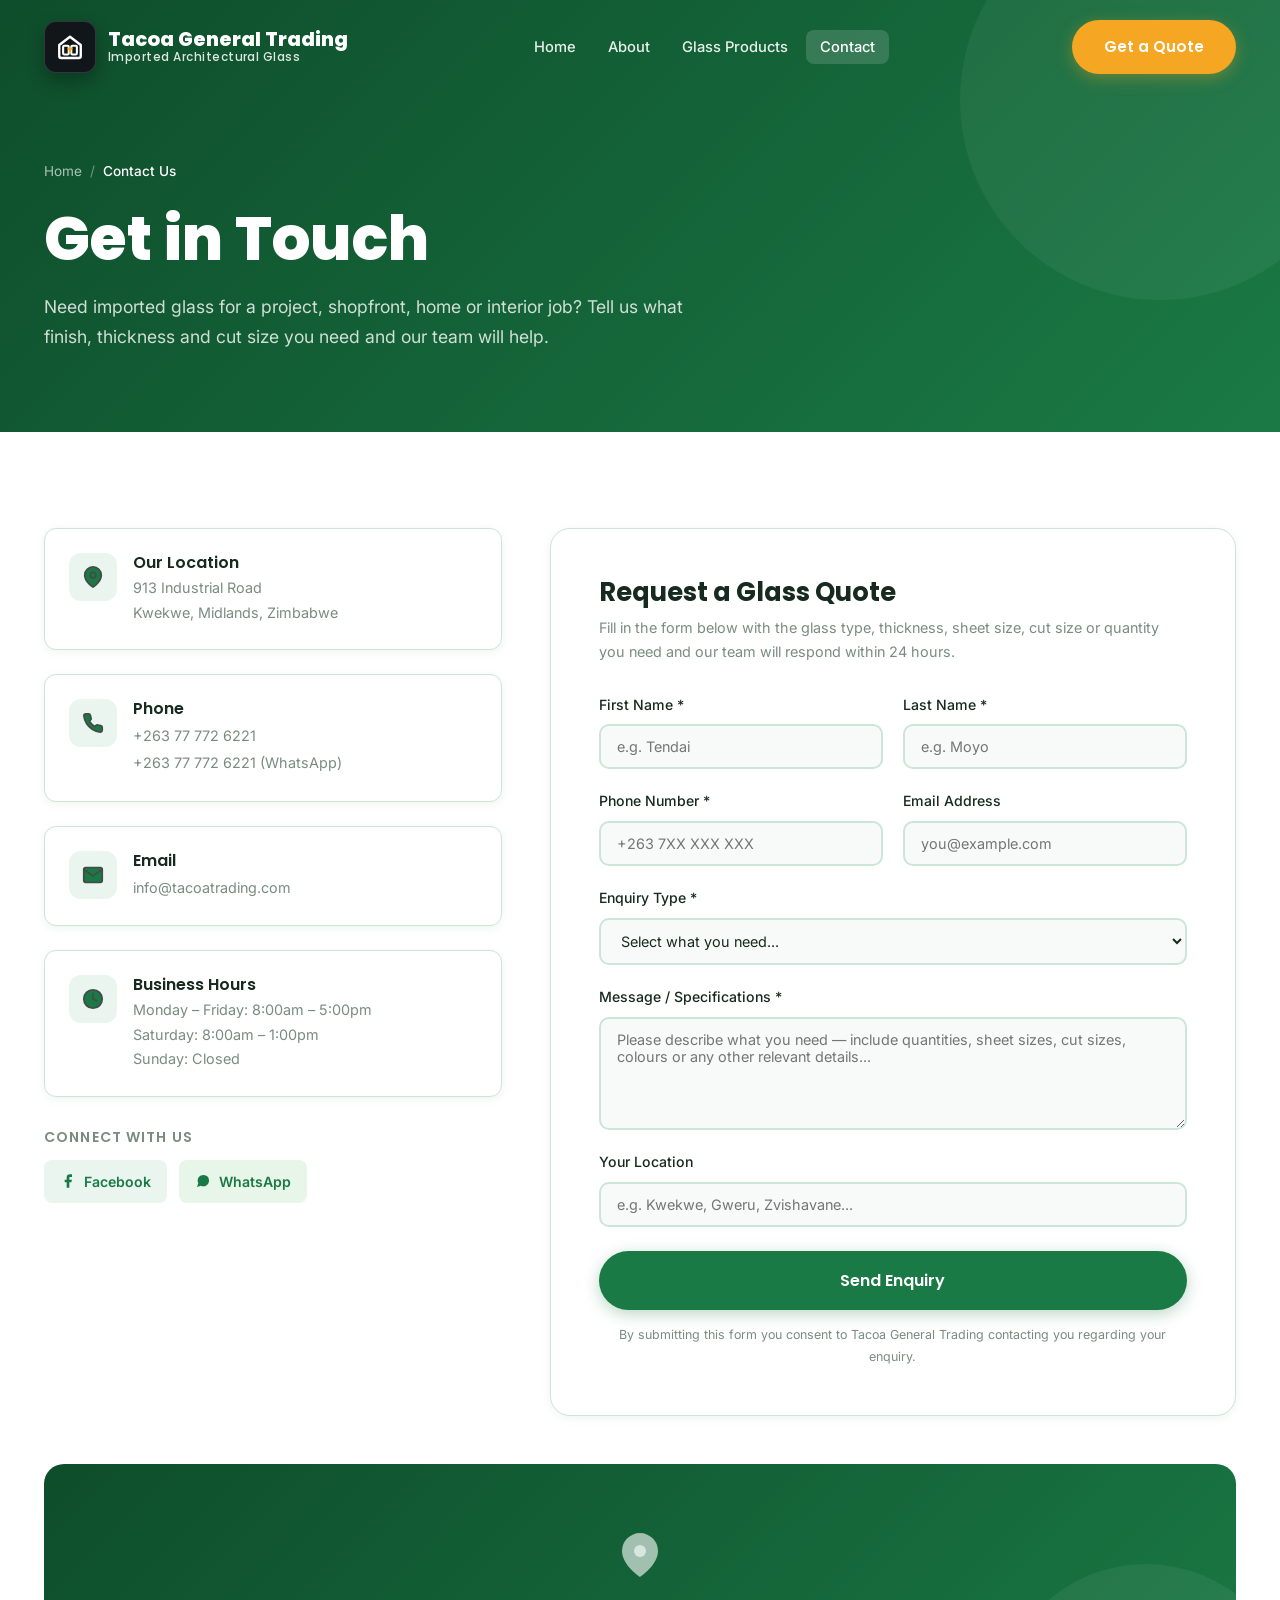
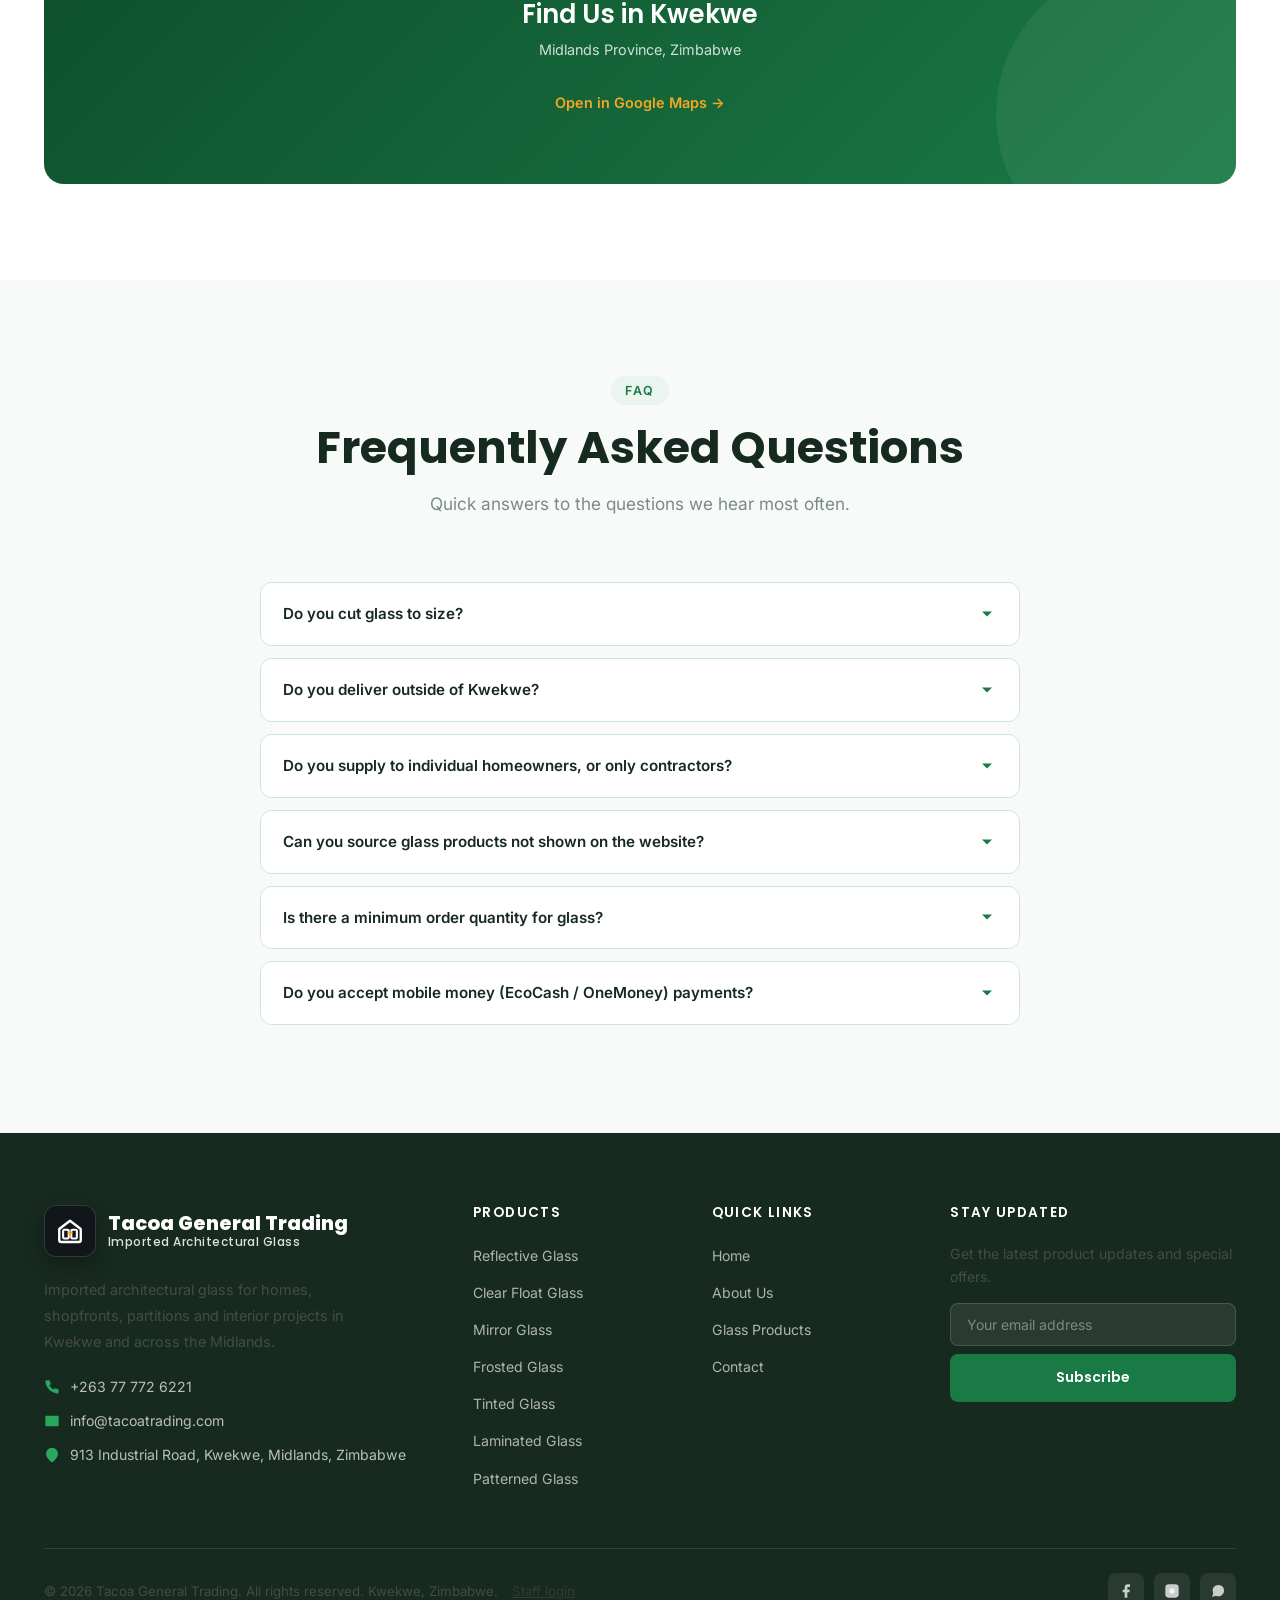
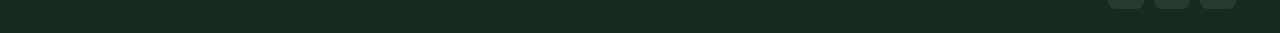
<file: contact.html>
<!DOCTYPE html>
<html lang="en">
<head>
  <meta charset="UTF-8" />
  <meta name="viewport" content="width=device-width, initial-scale=1.0" />
  <title>Contact Us — Tacoa General Trading Glass Quotes | Kwekwe, Zimbabwe</title>
  <meta name="description" content="Request a quote for imported architectural glass from Tacoa General Trading in Kwekwe, Zimbabwe." />
  <link rel="stylesheet" href="css/style.css" />
  <link rel="icon" type="image/svg+xml" href="assets/logo/favicon.svg?v=2" />
  <script src="js/supabase-config.js"></script>
  <style>
    .map-placeholder {
      background: linear-gradient(135deg, var(--primary-dark), var(--primary));
      border-radius: var(--radius-lg);
      height: 320px;
      display: flex;
      align-items: center;
      justify-content: center;
      text-align: center;
      color: white;
      margin-top: 48px;
      position: relative;
      overflow: hidden;
    }
    .map-placeholder::before {
      content: '';
      position: absolute;
      width: 300px; height: 300px;
      border-radius: 50%;
      background: rgba(255,255,255,.06);
      bottom: -80px; right: -60px;
    }
    .map-inner { position: relative; z-index: 1; }
    .map-inner svg { width: 48px; height: 48px; fill: rgba(255,255,255,.6); margin: 0 auto 12px; }
    .map-inner p { color: rgba(255,255,255,.8); font-size: .9rem; }
    .map-inner a { color: var(--accent); font-weight: 600; font-size: .9rem; }
    .faq-item {
      border: 1px solid var(--border);
      border-radius: var(--radius);
      overflow: hidden;
      margin-bottom: 12px;
      transition: var(--transition);
    }
    .faq-item:hover { border-color: var(--primary); }
    .faq-q {
      padding: 18px 22px;
      cursor: pointer;
      display: flex;
      justify-content: space-between;
      align-items: center;
      font-weight: 600;
      font-size: .95rem;
      color: var(--text-dark);
      background: var(--white);
      user-select: none;
    }
    .faq-q .arrow {
      width: 20px; height: 20px;
      transition: transform .3s ease;
      flex-shrink: 0;
      fill: var(--primary);
    }
    .faq-item.open .faq-q .arrow { transform: rotate(180deg); }
    .faq-a {
      max-height: 0;
      overflow: hidden;
      transition: max-height .3s ease, padding .3s ease;
      background: var(--off-white);
      font-size: .9rem;
      color: var(--text-body);
      line-height: 1.7;
    }
    .faq-a-inner { padding: 0 22px 18px; }
    .faq-item.open .faq-a { max-height: 200px; }
  </style>
</head>
<body>

  <!-- ══ NAVBAR ══════════════════════════════════════════════ -->
  <nav class="navbar" id="navbar">
    <div class="container">
      <div class="nav-inner">
        <a href="index.html" class="nav-logo">
          <div class="nav-logo-icon"><img src="assets/logo/tacoa-mark.svg" alt="Tacoa logo mark" /></div>
          <div class="nav-logo-text">Tacoa General Trading<span>Imported Architectural Glass</span></div>
        </a>
        <ul class="nav-links">
          <li><a href="index.html"      class="nav-link">Home</a></li>
          <li><a href="about.html"      class="nav-link">About</a></li>
          <li><a href="products.html" class="nav-link">Glass Products</a></li>
          <li><a href="contact.html"    class="nav-link active">Contact</a></li>
        </ul>
        <a href="contact.html" class="btn btn-accent nav-cta">Get a Quote</a>
        <button class="hamburger" id="hamburger" aria-label="Open menu"><span></span><span></span><span></span></button>
      </div>
    </div>
  </nav>

  <div class="mobile-overlay" id="mobileOverlay"></div>
  <nav class="mobile-nav" id="mobileNav">
    <a href="index.html"      class="mobile-nav-link">Home</a>
    <a href="about.html"      class="mobile-nav-link">About Us</a>
    <a href="products.html"   class="mobile-nav-link">Glass Products</a>
    <a href="contact.html"    class="mobile-nav-link">Contact</a>
    <div style="margin-top:28px;"><a href="contact.html" class="btn btn-primary" style="width:100%;justify-content:center;">Get a Quote</a></div>
  </nav>

  <!-- ══ PAGE HERO ═══════════════════════════════════════════ -->
  <section class="page-hero">
    <div class="container">
      <div class="page-hero-content">
        <div class="breadcrumb">
          <a href="index.html">Home</a><span>/</span><span class="current">Contact Us</span>
        </div>
        <h1>Get in Touch</h1>
        <p>Need imported glass for a project, shopfront, home or interior job? Tell us what finish, thickness and cut size you need and our team will help.</p>
      </div>
    </div>
  </section>

  <!-- ══ CONTACT SECTION ═════════════════════════════════════ -->
  <section class="section">
    <div class="container">
      <div class="contact-grid">

        <!-- Info Cards -->
        <div class="contact-info">
          <div class="info-card fade-up delay-1">
            <div class="info-icon">
              <svg viewBox="0 0 24 24" fill="none" stroke="currentColor" stroke-width="2" stroke-linecap="round" stroke-linejoin="round">
                <path d="M21 10c0 7-9 13-9 13s-9-6-9-13a9 9 0 0118 0z"/>
                <circle cx="12" cy="10" r="3"/>
              </svg>
            </div>
            <div class="info-text">
              <h4>Our Location</h4>
              <p>913 Industrial Road<br/>Kwekwe, Midlands, Zimbabwe</p>
            </div>
          </div>

          <div class="info-card fade-up delay-2">
            <div class="info-icon">
              <svg viewBox="0 0 24 24" fill="none" stroke="currentColor" stroke-width="2" stroke-linecap="round" stroke-linejoin="round">
                <path d="M22 16.92v3a2 2 0 01-2.18 2 19.79 19.79 0 01-8.63-3.07 19.5 19.5 0 01-6-6 19.79 19.79 0 01-3.07-8.67A2 2 0 014.11 2h3a2 2 0 012 1.72c.127.96.361 1.903.7 2.81a2 2 0 01-.45 2.11L8.09 9.91a16 16 0 006 6l1.27-1.27a2 2 0 012.11-.45c.907.339 1.85.573 2.81.7A2 2 0 0122 16.92z"/>
              </svg>
            </div>
            <div class="info-text">
              <h4>Phone</h4>
              <a href="tel:+263777726221">+263 77 772 6221</a><br/>
              <a href="tel:+263777726221">+263 77 772 6221 (WhatsApp)</a>
            </div>
          </div>

          <div class="info-card fade-up delay-3">
            <div class="info-icon">
              <svg viewBox="0 0 24 24" fill="none" stroke="currentColor" stroke-width="2" stroke-linecap="round" stroke-linejoin="round">
                <path d="M4 4h16c1.1 0 2 .9 2 2v12c0 1.1-.9 2-2 2H4c-1.1 0-2-.9-2-2V6c0-1.1.9-2 2-2z"/>
                <polyline points="22,6 12,13 2,6"/>
              </svg>
            </div>
            <div class="info-text">
              <h4>Email</h4>
              <a href="mailto:info@tacoatrading.com">info@tacoatrading.com</a>
            </div>
          </div>

          <div class="info-card fade-up delay-1">
            <div class="info-icon">
              <svg viewBox="0 0 24 24" fill="none" stroke="currentColor" stroke-width="2" stroke-linecap="round" stroke-linejoin="round">
                <circle cx="12" cy="12" r="10"/>
                <polyline points="12 6 12 12 16 14"/>
              </svg>
            </div>
            <div class="info-text">
              <h4>Business Hours</h4>
              <p>Monday – Friday: 8:00am – 5:00pm<br/>Saturday: 8:00am – 1:00pm<br/>Sunday: Closed</p>
            </div>
          </div>

          <!-- Social -->
          <div class="fade-up delay-2" style="margin-top:8px;">
            <h4 style="font-size:.88rem;font-weight:600;letter-spacing:.08em;text-transform:uppercase;color:var(--text-light);margin-bottom:14px;">Connect With Us</h4>
            <div style="display:flex;gap:12px;">
              <a href="#" style="display:flex;align-items:center;gap:8px;padding:10px 16px;background:var(--primary-pale);border-radius:8px;font-size:.88rem;font-weight:600;color:var(--primary);transition:var(--transition);">
                <svg viewBox="0 0 24 24" width="16" height="16" fill="currentColor"><path d="M18 2h-3a5 5 0 00-5 5v3H7v4h3v8h4v-8h3l1-4h-4V7a1 1 0 011-1h3z"/></svg>Facebook
              </a>
              <a href="#" style="display:flex;align-items:center;gap:8px;padding:10px 16px;background:#e8f5e9;border-radius:8px;font-size:.88rem;font-weight:600;color:#1a7a45;transition:var(--transition);">
                <svg viewBox="0 0 24 24" width="16" height="16" fill="currentColor"><path d="M21 11.5a8.38 8.38 0 01-.9 3.8 8.5 8.5 0 01-7.6 4.7 8.38 8.38 0 01-3.8-.9L3 21l1.9-5.7a8.38 8.38 0 01-.9-3.8 8.5 8.5 0 014.7-7.6 8.38 8.38 0 013.8-.9h.5a8.48 8.48 0 018 8v.5z"/></svg>WhatsApp
              </a>
            </div>
          </div>
        </div>

        <!-- Quote Form -->
        <div class="contact-form-wrap fade-up delay-2">
          <h2 style="font-size:1.6rem;margin-bottom:8px;">Request a Glass Quote</h2>
          <p style="color:var(--text-light);margin-bottom:28px;font-size:.9rem;">Fill in the form below with the glass type, thickness, sheet size, cut size or quantity you need and our team will respond within 24 hours.</p>

          <form id="quoteForm" onsubmit="handleFormSubmit(event);">
            <div class="form-grid">
              <div class="form-group">
                <label for="firstName">First Name *</label>
                <input type="text" id="firstName" name="firstName" placeholder="e.g. Tendai" required autocomplete="given-name" />
              </div>
              <div class="form-group">
                <label for="lastName">Last Name *</label>
                <input type="text" id="lastName" name="lastName" placeholder="e.g. Moyo" required autocomplete="family-name" />
              </div>
              <div class="form-group">
                <label for="phone">Phone Number *</label>
                <input type="tel" id="phone" name="phone" placeholder="+263 7XX XXX XXX" required autocomplete="tel" />
              </div>
              <div class="form-group">
                <label for="email">Email Address</label>
                <input type="email" id="email" name="email" placeholder="you@example.com" autocomplete="email" />
              </div>
              <div class="form-group full">
                <label for="inquiry">Enquiry Type *</label>
                <select id="inquiry" name="inquiry" required>
                  <option value="" disabled selected>Select what you need...</option>
                  <option value="clear-float">Clear Float Glass</option>
                  <option value="reflective">Reflective Glass</option>
                  <option value="mirror">Mirror Glass</option>
                  <option value="frosted">Frosted Glass</option>
                  <option value="tinted">Tinted Glass (Ford Blue / Black)</option>
                  <option value="laminated">Laminated Safety Glass</option>
                  <option value="patterned">Patterned Glass (Karatachi)</option>
                  <option value="bulk">Bulk Project Enquiry</option>
                  <option value="other">Other / General Enquiry</option>
                </select>
              </div>
              <div class="form-group full">
                <label for="message">Message / Specifications *</label>
                <textarea id="message" name="message" rows="5" placeholder="Please describe what you need — include quantities, sheet sizes, cut sizes, colours or any other relevant details..." required></textarea>
              </div>
              <div class="form-group full">
                <label for="location">Your Location</label>
                <input type="text" id="location" name="location" placeholder="e.g. Kwekwe, Gweru, Zvishavane..." autocomplete="address-level2" />
              </div>
            </div>
            <div style="margin-top:24px;">
              <button type="submit" class="btn btn-primary" style="width:100%;justify-content:center;font-size:1rem;padding:16px;">
                Send Enquiry
              </button>
            </div>
            <p style="font-size:.78rem;color:var(--text-light);margin-top:14px;text-align:center;">
              By submitting this form you consent to Tacoa General Trading contacting you regarding your enquiry.
            </p>
          </form>

          <div id="formError" style="display:none;margin-top:16px;padding:12px 14px;border-radius:10px;background:#fff1f1;color:#991b1b;border:1px solid #fecaca;font-size:.9rem;"></div>

          <div id="formSuccess" style="display:none;text-align:center;padding:40px 20px;">
            <div style="width:64px;height:64px;background:var(--primary-pale);border-radius:50%;display:flex;align-items:center;justify-content:center;margin:0 auto 16px;">
              <svg viewBox="0 0 24 24" width="32" height="32" fill="none" stroke="var(--primary)" stroke-width="2.5" stroke-linecap="round" stroke-linejoin="round"><polyline points="20 6 9 17 4 12"/></svg>
            </div>
            <h3 style="margin-bottom:10px;">Enquiry Sent!</h3>
            <p style="color:var(--text-light);">Thank you for reaching out. Our team will get back to you within 24 hours.</p>
          </div>
        </div>

      </div>

      <!-- Map Placeholder -->
      <div class="map-placeholder fade-up">
        <div class="map-inner">
          <svg viewBox="0 0 24 24"><path d="M21 10c0 7-9 13-9 13S3 17 3 10a9 9 0 0118 0z"/><circle cx="12" cy="10" r="3"/></svg>
          <h3 style="color:white;margin-bottom:8px;">Find Us in Kwekwe</h3>
          <p>Midlands Province, Zimbabwe</p>
          <br/>
          <a href="https://maps.google.com/?q=Kwekwe+Zimbabwe" target="_blank" rel="noopener noreferrer">Open in Google Maps →</a>
        </div>
      </div>

    </div>
  </section>

  <!-- ══ FAQ ══════════════════════════════════════════════════ -->
  <section class="section" style="background:var(--off-white);">
    <div class="container">
      <div class="section-header fade-up">
        <span class="label">FAQ</span>
        <h2>Frequently Asked Questions</h2>
        <p>Quick answers to the questions we hear most often.</p>
      </div>
      <div style="max-width:760px;margin:0 auto;">
        <div class="faq-item fade-up delay-1">
          <div class="faq-q" onclick="toggleFaq(this)">
            Do you cut glass to size?
            <svg class="arrow" viewBox="0 0 24 24"><polyline points="6 9 12 15 18 9"/></svg>
          </div>
          <div class="faq-a"><div class="faq-a-inner">Yes. We can cut glass to your specified dimensions in-store. Include the glass type, thickness and sizes you need when you request a quote.</div></div>
        </div>
        <div class="faq-item fade-up delay-2">
          <div class="faq-q" onclick="toggleFaq(this)">
            Do you deliver outside of Kwekwe?
            <svg class="arrow" viewBox="0 0 24 24"><polyline points="6 9 12 15 18 9"/></svg>
          </div>
          <div class="faq-a"><div class="faq-a-inner">Yes, we service the wider Midlands province including Gweru, Zvishavane, Shurugwi and surrounding areas. Delivery is available — contact us for a delivery quote based on your location and order size.</div></div>
        </div>
        <div class="faq-item fade-up delay-3">
          <div class="faq-q" onclick="toggleFaq(this)">
            Do you supply to individual homeowners, or only contractors?
            <svg class="arrow" viewBox="0 0 24 24"><polyline points="6 9 12 15 18 9"/></svg>
          </div>
          <div class="faq-a"><div class="faq-a-inner">We welcome everyone — homeowners, self-builders, aluminium fabricators and large contractors alike. Walk-in customers are always welcome at our Kwekwe premises during business hours.</div></div>
        </div>
        <div class="faq-item fade-up delay-1">
          <div class="faq-q" onclick="toggleFaq(this)">
            Can you source glass products not shown on the website?
            <svg class="arrow" viewBox="0 0 24 24"><polyline points="6 9 12 15 18 9"/></svg>
          </div>
          <div class="faq-a"><div class="faq-a-inner">Yes. If you need a glass thickness, finish or size that is not shown on the website, send us the specification and we will advise on availability, sourcing options and lead times.</div></div>
        </div>
        <div class="faq-item fade-up delay-2">
          <div class="faq-q" onclick="toggleFaq(this)">
            Is there a minimum order quantity for glass?
            <svg class="arrow" viewBox="0 0 24 24"><polyline points="6 9 12 15 18 9"/></svg>
          </div>
          <div class="faq-a"><div class="faq-a-inner">There is no strict minimum order. We can assist with both small and bulk enquiries, and larger quantities may qualify for better pricing depending on the product line.</div></div>
        </div>
        <div class="faq-item fade-up delay-3">
          <div class="faq-q" onclick="toggleFaq(this)">
            Do you accept mobile money (EcoCash / OneMoney) payments?
            <svg class="arrow" viewBox="0 0 24 24"><polyline points="6 9 12 15 18 9"/></svg>
          </div>
          <div class="faq-a"><div class="faq-a-inner">Yes. We accept cash (ZWL &amp; USD), bank transfer (RTGS), EcoCash, OneMoney and major payment cards. Please confirm with our team at the time of purchase for the most current accepted payment methods.</div></div>
        </div>
      </div>
    </div>
  </section>

  <!-- ══ FOOTER ═══════════════════════════════════════════════ -->
  <footer>
    <div class="container">
      <div class="footer-grid">
        <div class="footer-brand">
          <a href="index.html" class="nav-logo" style="text-decoration:none;">
            <div class="nav-logo-icon"><img src="assets/logo/tacoa-mark.svg" alt="Tacoa logo mark" /></div>
            <div class="nav-logo-text">Tacoa General Trading<span>Imported Architectural Glass</span></div>
          </a>
          <p>Imported architectural glass for homes, shopfronts, partitions and interior projects in Kwekwe and across the Midlands.</p>
          <div class="footer-contact">
            <a href="tel:+263777726221"><svg viewBox="0 0 24 24" fill="currentColor"><path d="M22 16.92v3a2 2 0 01-2.18 2 19.79 19.79 0 01-8.63-3.07 19.5 19.5 0 01-6-6A19.79 19.79 0 012.12 4.18 2 2 0 014.11 2h3a2 2 0 012 1.72c.127.96.361 1.903.7 2.81a2 2 0 01-.45 2.11L8.09 9.91a16 16 0 006 6l1.27-1.27a2 2 0 012.11-.45c.907.339 1.85.573 2.81.7A2 2 0 0122 16.92z"/></svg>+263 77 772 6221</a>
            <a href="mailto:info@tacoatrading.com"><svg viewBox="0 0 24 24" fill="currentColor"><path d="M4 4h16c1.1 0 2 .9 2 2v12c0 1.1-.9 2-2 2H4c-1.1 0-2-.9-2-2V6c0-1.1.9-2 2-2z"/><polyline points="22,6 12,13 2,6"/></svg>info@tacoatrading.com</a>
            <a href="https://maps.google.com/?q=913+Industrial+Road,+Kwekwe,+Midlands,+Zimbabwe" target="_blank" rel="noopener noreferrer"><svg viewBox="0 0 24 24" fill="currentColor"><path d="M21 10c0 7-9 13-9 13S3 17 3 10a9 9 0 0118 0z"/><circle cx="12" cy="10" r="3"/></svg>913 Industrial Road, Kwekwe, Midlands, Zimbabwe</a>
          </div>
        </div>
        <div class="footer-col"><h4>Products</h4><ul><li><a href="products.html#reflective">Reflective Glass</a></li><li><a href="products.html#clear-float">Clear Float Glass</a></li><li><a href="products.html#mirror">Mirror Glass</a></li><li><a href="products.html#frosted">Frosted Glass</a></li><li><a href="products.html#tinted">Tinted Glass</a></li><li><a href="products.html#laminated">Laminated Glass</a></li><li><a href="products.html#patterned">Patterned Glass</a></li></ul></div>
        <div class="footer-col"><h4>Quick Links</h4><ul><li><a href="index.html">Home</a></li><li><a href="about.html">About Us</a></li><li><a href="products.html">Glass Products</a></li><li><a href="contact.html">Contact</a></li></ul></div>
        <div class="footer-col footer-newsletter">
          <h4>Stay Updated</h4>
          <p>Get the latest product updates and special offers.</p>
          <form class="newsletter-form" onsubmit="return false;"><input type="email" class="newsletter-input" placeholder="Your email address" autocomplete="email"/><button class="newsletter-btn" type="submit">Subscribe</button></form>
        </div>
      </div>
      <div class="footer-bottom">
        <p>&copy; 2026 Tacoa General Trading. All rights reserved. Kwekwe, Zimbabwe. <a href="admin.html" class="staff-link">Staff login</a></p>
        <div class="social-links">
          <a href="#" class="social-link" aria-label="Facebook"><svg viewBox="0 0 24 24" fill="currentColor"><path d="M18 2h-3a5 5 0 00-5 5v3H7v4h3v8h4v-8h3l1-4h-4V7a1 1 0 011-1h3z"/></svg></a>
          <a href="#" class="social-link" aria-label="Instagram"><svg viewBox="0 0 24 24" fill="currentColor"><rect x="2" y="2" width="20" height="20" rx="5" ry="5"/><path d="M16 11.37A4 4 0 1112.63 8 4 4 0 0116 11.37z"/><line x1="17.5" y1="6.5" x2="17.51" y2="6.5"/></svg></a>
          <a href="#" class="social-link" aria-label="WhatsApp"><svg viewBox="0 0 24 24" fill="currentColor"><path d="M21 11.5a8.38 8.38 0 01-.9 3.8 8.5 8.5 0 01-7.6 4.7 8.38 8.38 0 01-3.8-.9L3 21l1.9-5.7a8.38 8.38 0 01-.9-3.8 8.5 8.5 0 014.7-7.6 8.38 8.38 0 013.8-.9h.5a8.48 8.48 0 018 8v.5z"/></svg></a>
        </div>
      </div>
    </div>
  </footer>

  <script src="js/main.js"></script>
  <script>
    function toggleFaq(el) {
      const item = el.closest('.faq-item');
      const isOpen = item.classList.contains('open');
      document.querySelectorAll('.faq-item.open').forEach(i => i.classList.remove('open'));
      if (!isOpen) item.classList.add('open');
    }
    async function handleFormSubmit(e) {
      e.preventDefault();

      const form = document.getElementById('quoteForm');
      const formError = document.getElementById('formError');
      const formSuccess = document.getElementById('formSuccess');
      const submitButton = form.querySelector('button[type="submit"]');
      const config = window.TACOA_SUPABASE || {};

      formError.style.display = 'none';
      formError.textContent = '';
      formSuccess.style.display = 'none';

      if (!config.url || !config.anonKey || config.url.includes('YOUR_PROJECT_REF') || config.anonKey.includes('YOUR_SUPABASE')) {
        formError.textContent = 'Supabase is not configured yet. Update js/supabase-config.js with your Supabase project URL and anon key.';
        formError.style.display = 'block';
        return;
      }

      const formData = new FormData(form);
      const payload = {
        firstName: formData.get('firstName'),
        lastName: formData.get('lastName'),
        phone: formData.get('phone'),
        email: formData.get('email'),
        inquiry: formData.get('inquiry'),
        message: formData.get('message'),
        location: formData.get('location')
      };

      submitButton.disabled = true;
      submitButton.textContent = 'Sending...';

      try {
        const response = await fetch(`${config.url}/functions/v1/submit-quote`, {
          method: 'POST',
          headers: {
            'Content-Type': 'application/json',
            'apikey': config.anonKey,
            'Authorization': `Bearer ${config.anonKey}`
          },
          body: JSON.stringify(payload)
        });

        const result = await response.json();

        if (!response.ok || !result.ok) {
          throw new Error(result.error || 'Your enquiry could not be sent. Please try again.');
        }

        form.style.display = 'none';
        formSuccess.style.display = 'block';
      } catch (error) {
        formError.textContent = error.message || 'Your enquiry could not be sent. Please try again.';
        formError.style.display = 'block';
      } finally {
        submitButton.disabled = false;
        submitButton.textContent = 'Send Enquiry';
      }
    }
  </script>
</body>
</html>
</file>
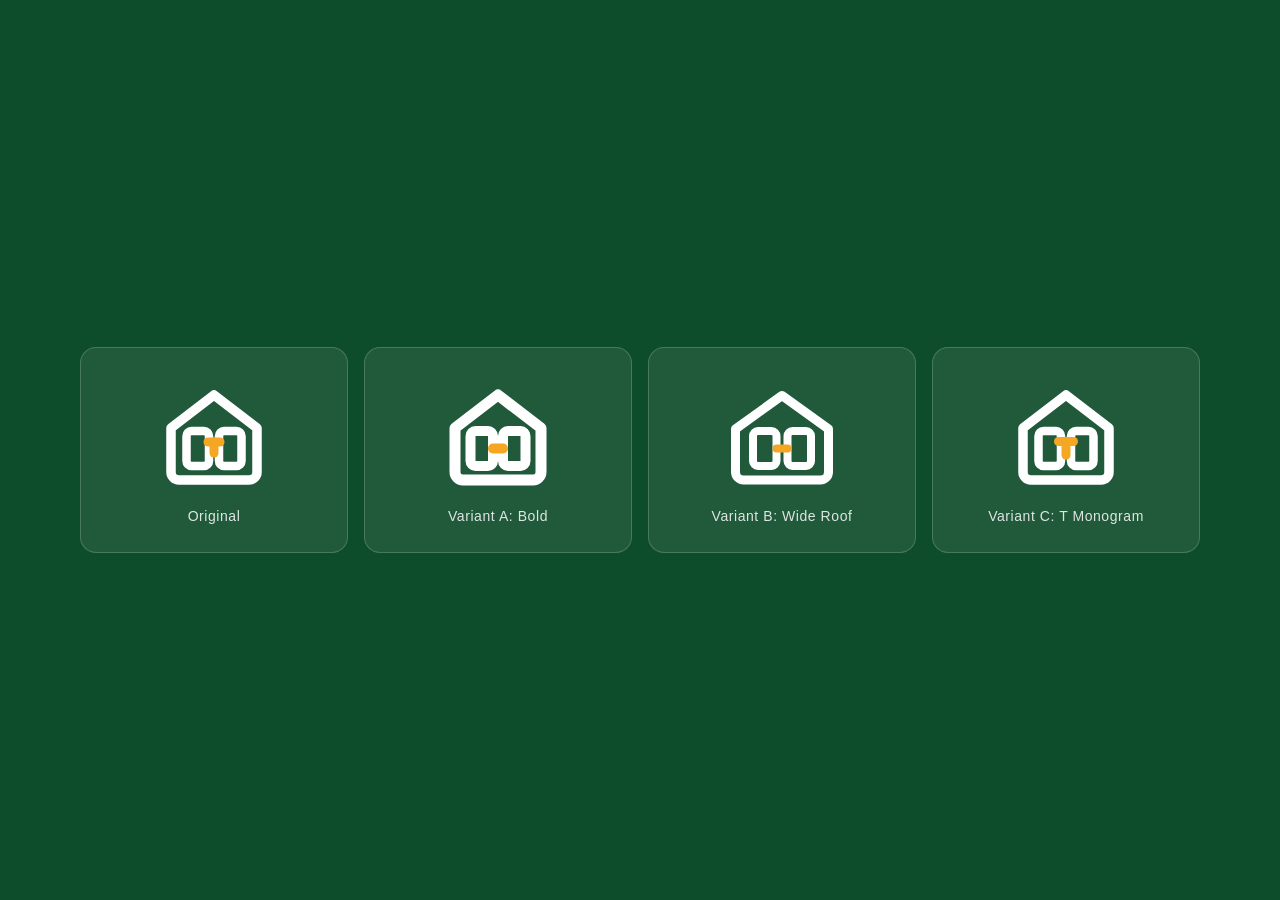
<file: logo-preview.html>
<!DOCTYPE html>
<html lang="en">
<head>
  <meta charset="UTF-8" />
  <meta name="viewport" content="width=device-width, initial-scale=1.0" />
  <title>Tacoa Logo Preview</title>
  <style>
    body {
      margin: 0;
      min-height: 100vh;
      display: grid;
      place-items: center;
      background: #0e4d2b;
      font-family: Arial, sans-serif;
    }
    .card {
      background: rgba(255, 255, 255, 0.08);
      border: 1px solid rgba(255, 255, 255, 0.18);
      border-radius: 16px;
      padding: 28px;
      text-align: center;
    }
    .grid {
      display: grid;
      grid-template-columns: repeat(4, minmax(180px, 1fr));
      gap: 16px;
      width: min(1120px, 94vw);
    }
    img {
      width: 120px;
      height: 120px;
      display: block;
      margin: 0 auto 12px;
    }
    p {
      margin: 0;
      color: #ffffff;
      opacity: 0.85;
      font-size: 14px;
      letter-spacing: 0.04em;
    }
    @media (max-width: 720px) {
      .grid { grid-template-columns: 1fr; }
    }
  </style>
</head>
<body>
  <div class="grid">
    <div class="card">
      <img src="assets/logo/tacoa-mark.svg" alt="Tacoa logo original" />
      <p>Original</p>
    </div>
    <div class="card">
      <img src="assets/logo/tacoa-mark-bold.svg" alt="Tacoa logo bold" />
      <p>Variant A: Bold</p>
    </div>
    <div class="card">
      <img src="assets/logo/tacoa-mark-wide.svg" alt="Tacoa logo wide" />
      <p>Variant B: Wide Roof</p>
    </div>
    <div class="card">
      <img src="assets/logo/tacoa-mark-t.svg" alt="Tacoa logo with T" />
      <p>Variant C: T Monogram</p>
    </div>
  </div>
</body>
</html>
</file>
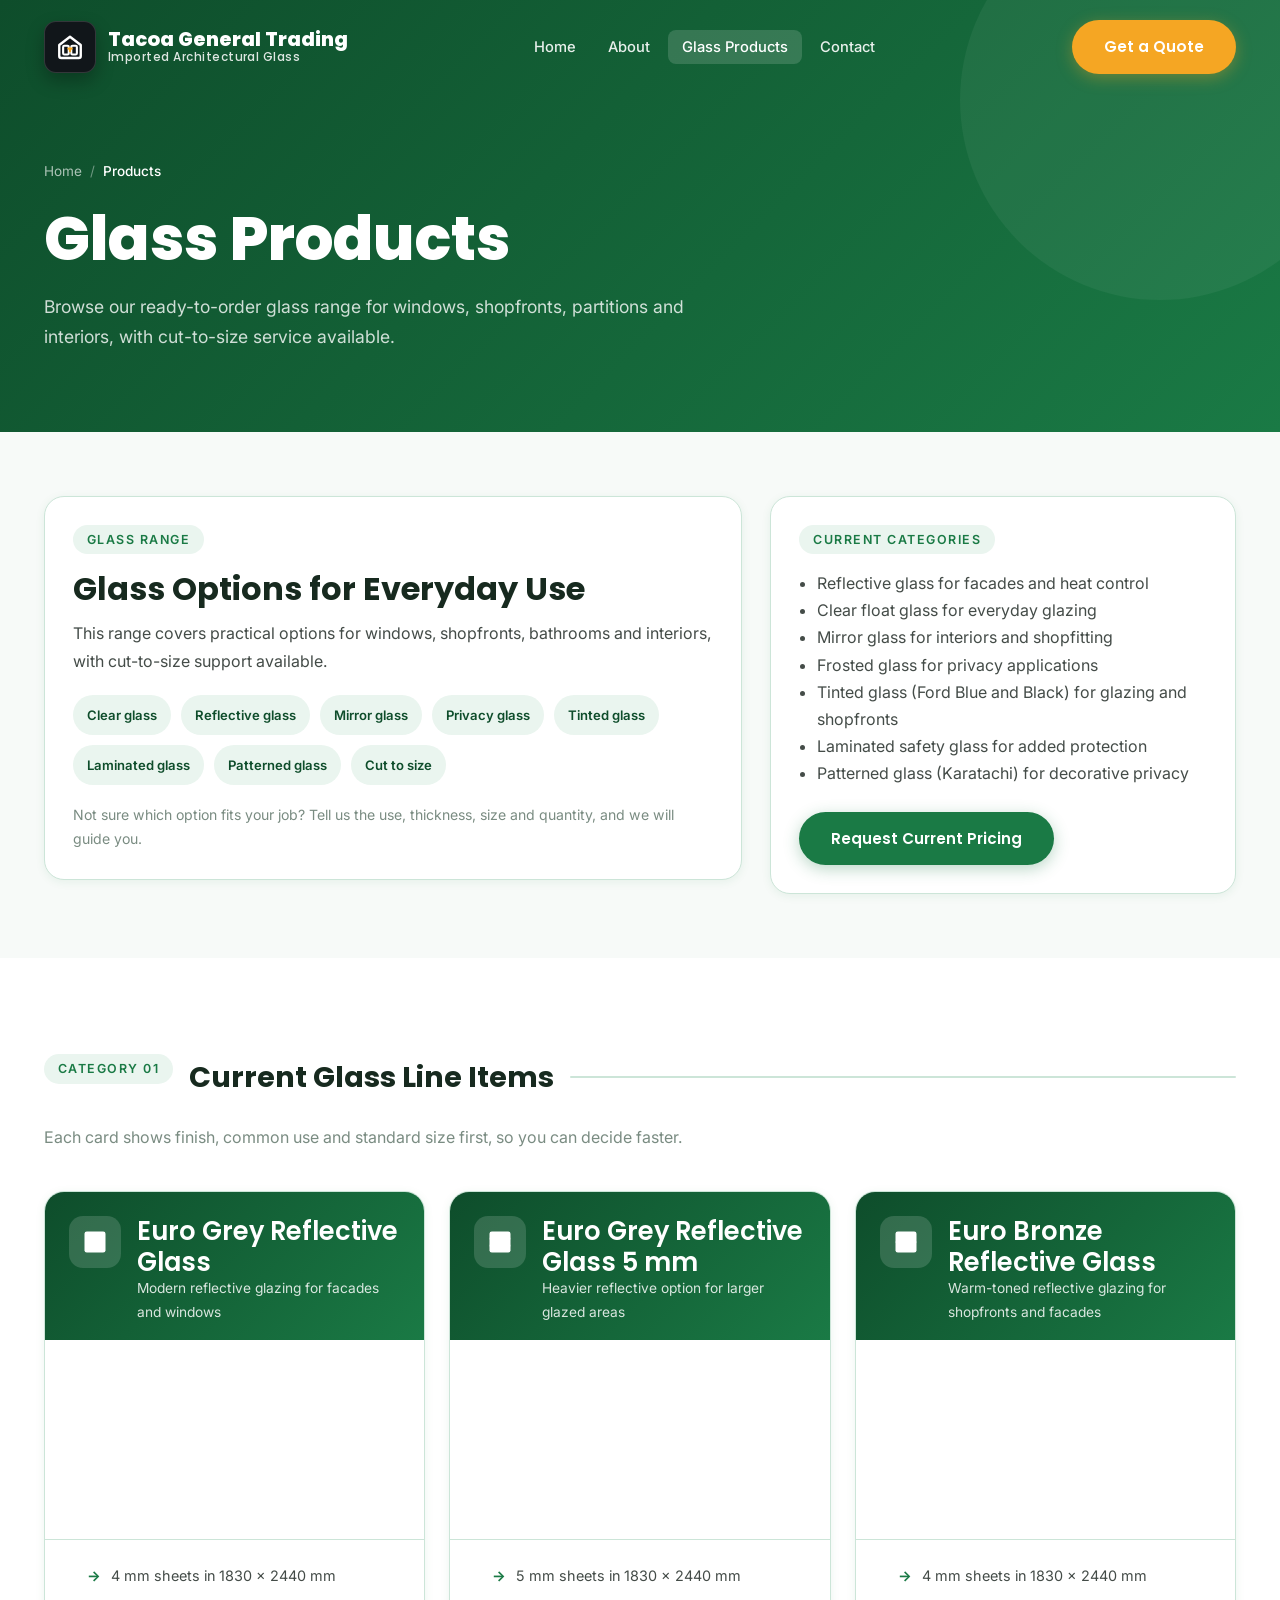
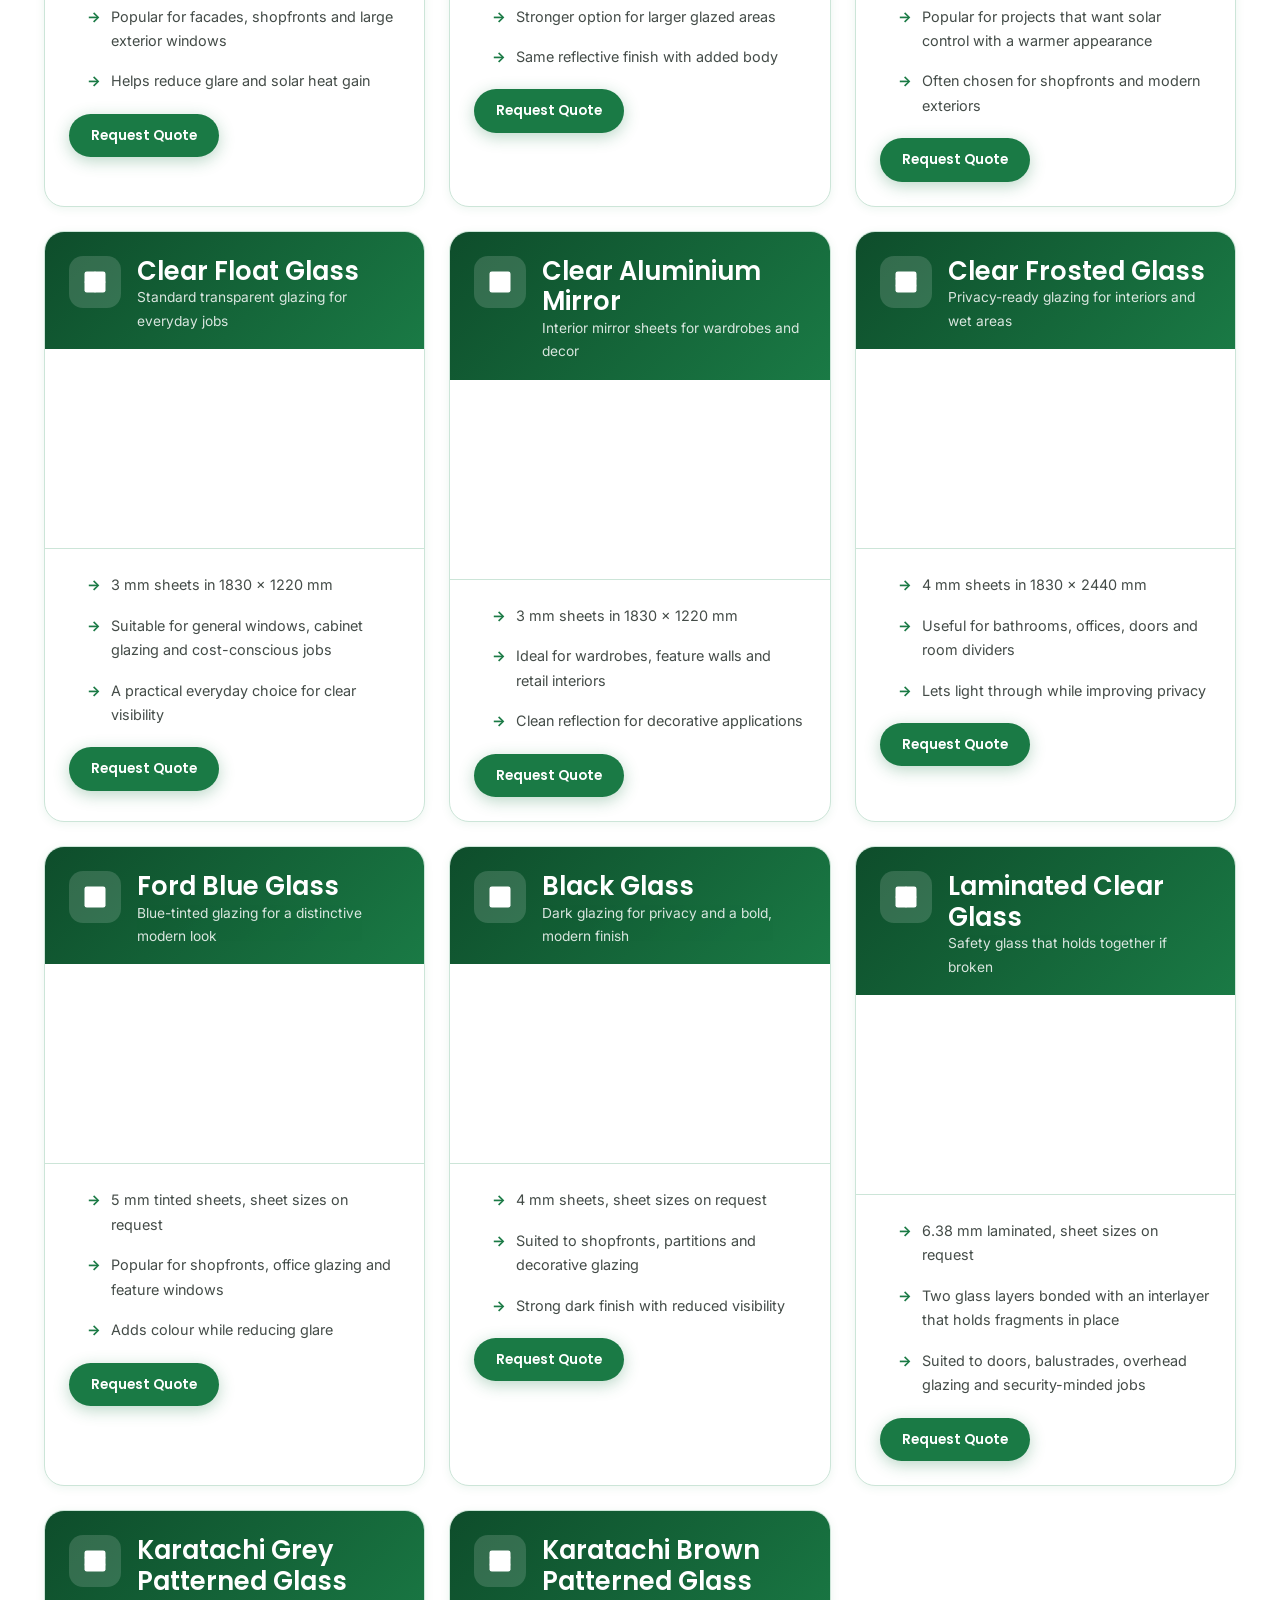
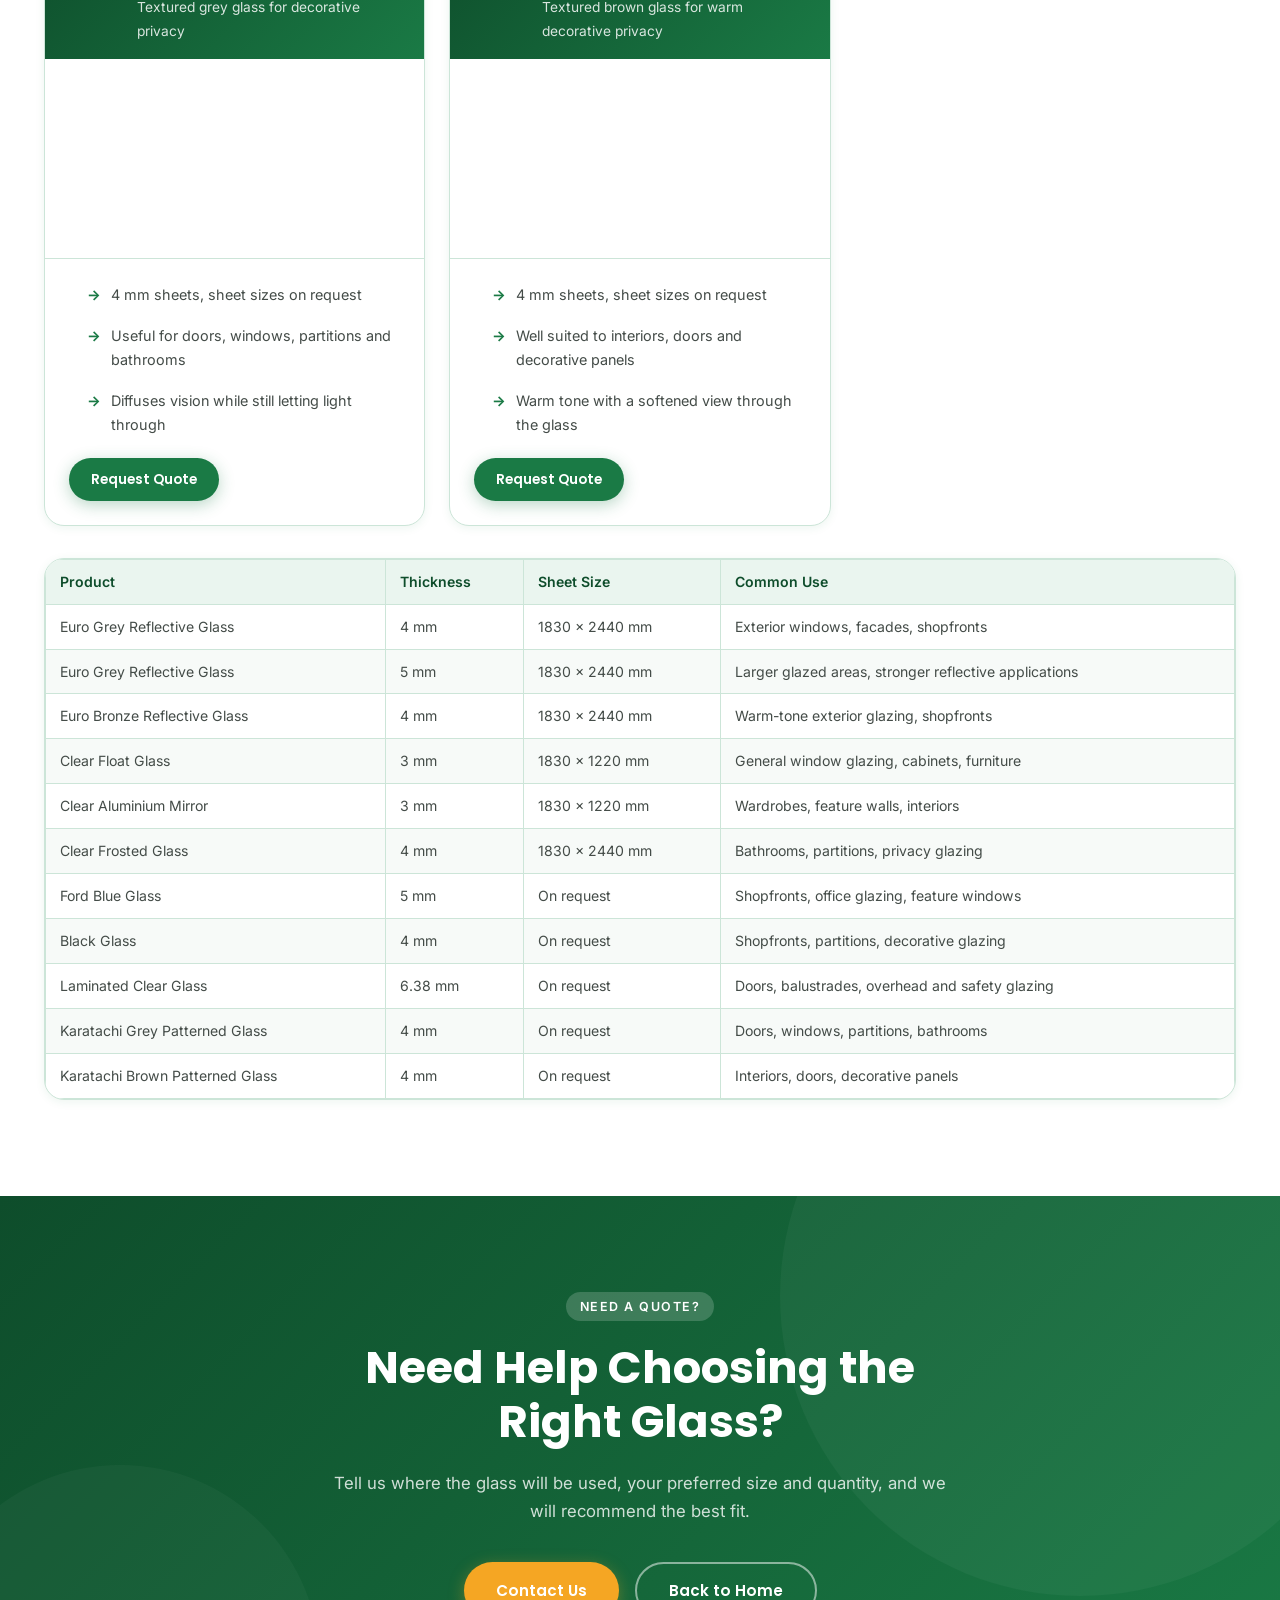
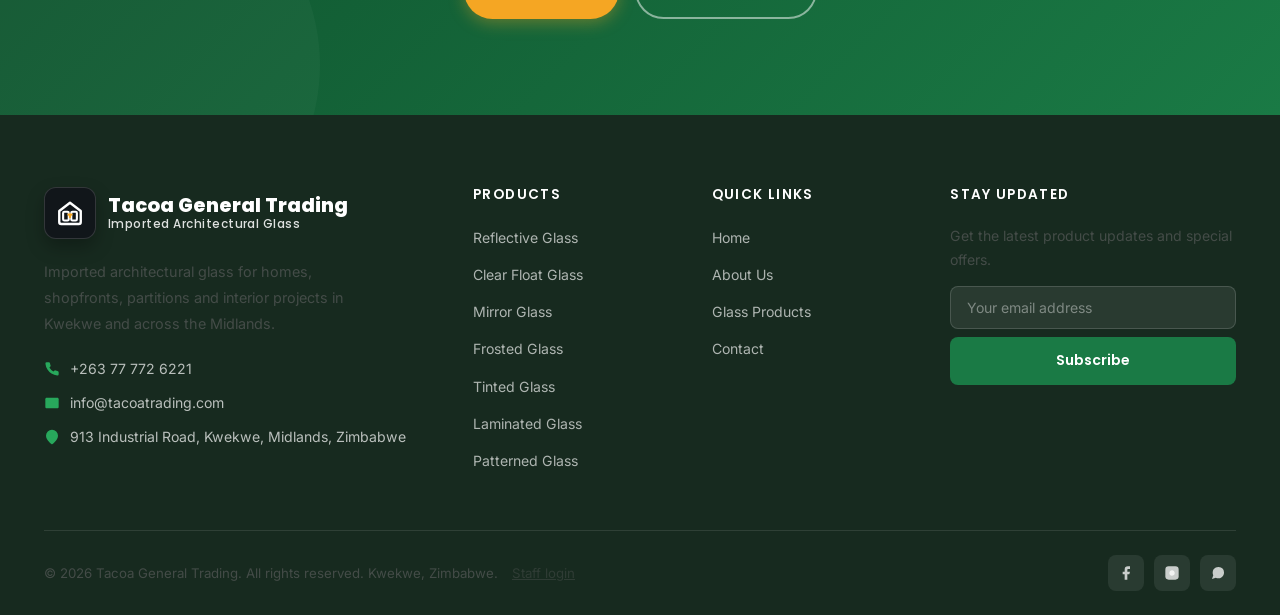
<file: products.html>
<!DOCTYPE html>
<html lang="en">
<head>
  <meta charset="UTF-8" />
  <meta name="viewport" content="width=device-width, initial-scale=1.0" />
  <title>Glass Products — Tacoa General Trading | Kwekwe, Zimbabwe</title>
  <meta name="description" content="Browse Tacoa General Trading's current glass product range, including clear float, reflective, tinted, laminated, patterned, mirror and frosted glass imported for the Zimbabwean market." />
  <link rel="stylesheet" href="css/style.css" />
  <link rel="icon" type="image/svg+xml" href="assets/logo/favicon.svg?v=2" />
  <style>
    .products-intro { background: var(--off-white); }
    .pdc-grid {
      display: grid;
      grid-template-columns: repeat(3, 1fr);
      gap: 24px;
    }
    @media (max-width: 900px) { .pdc-grid { grid-template-columns: repeat(2,1fr); } }
    @media (max-width: 560px) { .pdc-grid { grid-template-columns: 1fr; } }
    .glass-summary {
      display: grid;
      grid-template-columns: 1.2fr .8fr;
      gap: 28px;
      align-items: start;
    }
    .summary-card {
      background: var(--white);
      border: 1px solid var(--border);
      border-radius: var(--radius-lg);
      box-shadow: var(--shadow-sm);
      padding: 28px;
    }
    .spec-pill-row {
      display: flex;
      flex-wrap: wrap;
      gap: 10px;
      margin-top: 20px;
    }
    .spec-pill {
      padding: 9px 14px;
      border-radius: 100px;
      background: var(--primary-pale);
      color: var(--primary-dark);
      font-size: .82rem;
      font-weight: 600;
    }
    .stock-note {
      font-size: .88rem;
      color: var(--text-light);
      margin-top: 18px;
    }
    .cat-divider {
      display: flex;
      align-items: center;
      gap: 16px;
      margin-bottom: 24px;
    }
    .cat-divider::after {
      content: '';
      flex: 1;
      height: 2px;
      background: var(--border);
      border-radius: 2px;
    }
    .cat-divider h2 { white-space: nowrap; font-size: 1.8rem; }
    .product-detail-card {
      border: 1px solid var(--border);
      border-radius: var(--radius-lg);
      background: var(--white);
      box-shadow: var(--shadow-sm);
      overflow: hidden;
    }
    .pdc-top {
      padding: 24px 24px 16px;
      background: linear-gradient(135deg, var(--primary-dark), var(--primary));
      display: flex;
      gap: 16px;
      align-items: flex-start;
    }
    .pdc-top h3,
    .pdc-top p { color: var(--white); }
    .pdc-top p { font-size: .86rem; opacity: .84; }
    .pdc-icon {
      width: 52px;
      height: 52px;
      border-radius: 14px;
      background: rgba(255,255,255,.15);
      display: flex;
      align-items: center;
      justify-content: center;
      flex-shrink: 0;
    }
    .pdc-icon svg { width: 28px; height: 28px; fill: var(--white); }
    .pdc-photo {
      height: 200px;
      background-size: cover;
      background-position: 50% 45%;
      background-repeat: no-repeat;
      border-top: 1px solid rgba(255,255,255,.22);
      border-bottom: 1px solid var(--border);
    }
    .pdc-body { padding: 24px; }
    .pdc-body ul {
      list-style: disc;
      margin-left: 18px;
      color: var(--text-body);
    }
    .pdc-body li + li { margin-top: 8px; }
    .availability-table-wrap {
      overflow-x: auto;
      margin-top: 32px;
      border: 1px solid var(--border);
      border-radius: var(--radius-lg);
      background: var(--white);
      box-shadow: var(--shadow-sm);
    }
    .spec-table {
      width: 100%;
      border-collapse: collapse;
      font-size: .88rem;
    }
    .spec-table th, .spec-table td {
      padding: 10px 14px;
      text-align: left;
      border: 1px solid var(--border);
    }
    .spec-table th {
      background: var(--primary-pale);
      color: var(--primary-dark);
      font-weight: 600;
    }
    .spec-table tr:nth-child(even) td { background: var(--off-white); }
    @media (max-width: 900px) {
      .glass-summary { grid-template-columns: 1fr; }
    }
  </style>
</head>
<body>

  <!-- ══ NAVBAR ══════════════════════════════════════════════ -->
  <nav class="navbar" id="navbar">
    <div class="container">
      <div class="nav-inner">
        <a href="index.html" class="nav-logo">
          <div class="nav-logo-icon"><img src="assets/logo/tacoa-mark.svg" alt="Tacoa logo mark" /></div>
          <div class="nav-logo-text">Tacoa General Trading<span>Imported Architectural Glass</span></div>
        </a>
        <ul class="nav-links">
          <li><a href="index.html"      class="nav-link">Home</a></li>
          <li><a href="about.html"      class="nav-link">About</a></li>
          <li><a href="products.html" class="nav-link active">Glass Products</a></li>
          <li><a href="contact.html"    class="nav-link">Contact</a></li>
        </ul>
        <a href="contact.html" class="btn btn-accent nav-cta">Get a Quote</a>
        <button class="hamburger" id="hamburger" aria-label="Open menu"><span></span><span></span><span></span></button>
      </div>
    </div>
  </nav>

  <div class="mobile-overlay" id="mobileOverlay"></div>
  <nav class="mobile-nav" id="mobileNav">
    <a href="index.html"      class="mobile-nav-link">Home</a>
    <a href="about.html"      class="mobile-nav-link">About Us</a>
    <a href="products.html"   class="mobile-nav-link">Glass Products</a>
    <a href="contact.html"    class="mobile-nav-link">Contact</a>
    <div style="margin-top:28px;"><a href="contact.html" class="btn btn-primary" style="width:100%;justify-content:center;">Get a Quote</a></div>
  </nav>

  <!-- ══ PAGE HERO ═══════════════════════════════════════════ -->
  <section class="page-hero">
    <div class="container">
      <div class="page-hero-content">
        <div class="breadcrumb">
          <a href="index.html">Home</a><span>/</span><span class="current">Products</span>
        </div>
        <h1>Glass Products</h1>
        <p>Browse our ready-to-order glass range for windows, shopfronts, partitions and interiors, with cut-to-size service available.</p>
      </div>
    </div>
  </section>

  <!-- ══ INTRO / QUICK JUMP ══════════════════════════════════ -->
  <section class="section-sm products-intro">
    <div class="container">
      <div class="glass-summary">
        <div class="summary-card fade-up">
          <span class="label">Glass Range</span>
          <h2 style="font-size:2rem; margin-bottom:12px;">Glass Options for Everyday Use</h2>
          <p>This range covers practical options for windows, shopfronts, bathrooms and interiors, with cut-to-size support available.</p>
          <div class="spec-pill-row">
            <span class="spec-pill">Clear glass</span>
            <span class="spec-pill">Reflective glass</span>
            <span class="spec-pill">Mirror glass</span>
            <span class="spec-pill">Privacy glass</span>
            <span class="spec-pill">Tinted glass</span>
            <span class="spec-pill">Laminated glass</span>
            <span class="spec-pill">Patterned glass</span>
            <span class="spec-pill">Cut to size</span>
          </div>
          <p class="stock-note">Not sure which option fits your job? Tell us the use, thickness, size and quantity, and we will guide you.</p>
        </div>
        <div class="summary-card fade-up delay-2">
          <span class="label">Current Categories</span>
          <ul style="list-style:disc; margin-left:18px; color:var(--text-body);">
            <li id="reflective">Reflective glass for facades and heat control</li>
            <li id="clear-float">Clear float glass for everyday glazing</li>
            <li id="mirror">Mirror glass for interiors and shopfitting</li>
            <li id="frosted">Frosted glass for privacy applications</li>
            <li id="tinted">Tinted glass (Ford Blue and Black) for glazing and shopfronts</li>
            <li id="laminated">Laminated safety glass for added protection</li>
            <li id="patterned">Patterned glass (Karatachi) for decorative privacy</li>
          </ul>
          <div style="margin-top:24px;">
            <a href="contact.html" class="btn btn-primary">Request Current Pricing</a>
          </div>
        </div>
      </div>
    </div>
  </section>

  <!-- ══ GLASS RANGE ═════════════════════════════════════════ -->
  <section class="section" id="glass">
    <div class="container">
      <div class="cat-divider fade-up">
        <span class="label" style="white-space:nowrap;flex-shrink:0;">Category 01</span>
        <h2>Current Glass Line Items</h2>
      </div>
      <p class="fade-up" style="max-width:720px;margin-bottom:40px;color:var(--text-light);">
        Each card shows finish, common use and standard size first, so you can decide faster.
      </p>
      <div class="pdc-grid">
        <div class="product-detail-card fade-up delay-1">
          <div class="pdc-top">
            <div class="pdc-icon"><svg viewBox="0 0 24 24" fill="white"><rect x="3" y="3" width="18" height="18" rx="2"/></svg></div>
            <div><h3>Euro Grey Reflective Glass</h3><p>Modern reflective glazing for facades and windows</p></div>
          </div>
          <div class="pdc-photo" style="background-image:url('https://images.pexels.com/photos/5537829/pexels-photo-5537829.jpeg?auto=compress&cs=tinysrgb&w=900'); background-position:center;"></div>
          <div class="pdc-body">
            <ul>
              <li>4 mm sheets in 1830 × 2440 mm</li>
              <li>Popular for facades, shopfronts and large exterior windows</li>
              <li>Helps reduce glare and solar heat gain</li>
            </ul>
            <a href="contact.html" class="btn btn-primary" style="font-size:.85rem;padding:10px 22px;">Request Quote</a>
          </div>
        </div>

        <div class="product-detail-card fade-up delay-2">
          <div class="pdc-top">
            <div class="pdc-icon"><svg viewBox="0 0 24 24" fill="white"><rect x="3" y="3" width="18" height="18" rx="2"/><path d="M3 9h18M3 15h18" stroke="rgba(255,255,255,0.45)" stroke-width="1.5"/></svg></div>
            <div><h3>Euro Grey Reflective Glass 5 mm</h3><p>Heavier reflective option for larger glazed areas</p></div>
          </div>
          <div class="pdc-photo" style="background-image:url('https://images.pexels.com/photos/33084083/pexels-photo-33084083.jpeg?auto=compress&cs=tinysrgb&w=900'); background-position:center;"></div>
          <div class="pdc-body">
            <ul>
              <li>5 mm sheets in 1830 × 2440 mm</li>
              <li>Stronger option for larger glazed areas</li>
              <li>Same reflective finish with added body</li>
            </ul>
            <a href="contact.html" class="btn btn-primary" style="font-size:.85rem;padding:10px 22px;">Request Quote</a>
          </div>
        </div>

        <div class="product-detail-card fade-up delay-3">
          <div class="pdc-top">
            <div class="pdc-icon"><svg viewBox="0 0 24 24" fill="white"><rect x="3" y="3" width="18" height="18" rx="2"/><path d="M3 12h18" stroke="rgba(255,255,255,0.45)" stroke-width="1.5"/></svg></div>
            <div><h3>Euro Bronze Reflective Glass</h3><p>Warm-toned reflective glazing for shopfronts and facades</p></div>
          </div>
          <div class="pdc-photo" style="background-image:url('https://images.pexels.com/photos/38240550/pexels-photo-38240550.jpeg?auto=compress&cs=tinysrgb&w=900'); background-position:center;"></div>
          <div class="pdc-body">
            <ul>
              <li>4 mm sheets in 1830 × 2440 mm</li>
              <li>Popular for projects that want solar control with a warmer appearance</li>
              <li>Often chosen for shopfronts and modern exteriors</li>
            </ul>
            <a href="contact.html" class="btn btn-primary" style="font-size:.85rem;padding:10px 22px;">Request Quote</a>
          </div>
        </div>

        <div class="product-detail-card fade-up delay-1">
          <div class="pdc-top">
            <div class="pdc-icon"><svg viewBox="0 0 24 24" fill="white"><rect x="3" y="3" width="18" height="18" rx="2"/><path d="M3 12h18M12 3v18" stroke="rgba(255,255,255,0.45)" stroke-width="1.5"/></svg></div>
            <div><h3>Clear Float Glass</h3><p>Standard transparent glazing for everyday jobs</p></div>
          </div>
          <div class="pdc-photo" style="background-image:url('https://images.pexels.com/photos/5900792/pexels-photo-5900792.jpeg?auto=compress&cs=tinysrgb&w=900'); background-position:center;"></div>
          <div class="pdc-body">
            <ul>
              <li>3 mm sheets in 1830 × 1220 mm</li>
              <li>Suitable for general windows, cabinet glazing and cost-conscious jobs</li>
              <li>A practical everyday choice for clear visibility</li>
            </ul>
            <a href="contact.html" class="btn btn-primary" style="font-size:.85rem;padding:10px 22px;">Request Quote</a>
          </div>
        </div>

        <div class="product-detail-card fade-up delay-2">
          <div class="pdc-top">
            <div class="pdc-icon"><svg viewBox="0 0 24 24" fill="white"><rect x="3" y="3" width="18" height="18" rx="2"/><rect x="6" y="6" width="12" height="12" rx="1" fill="rgba(255,255,255,0.35)"/></svg></div>
            <div><h3>Clear Aluminium Mirror</h3><p>Interior mirror sheets for wardrobes and decor</p></div>
          </div>
          <div class="pdc-photo" style="background-image:url('https://images.pexels.com/photos/26776163/pexels-photo-26776163.jpeg?auto=compress&cs=tinysrgb&w=900'); background-position:center;"></div>
          <div class="pdc-body">
            <ul>
              <li>3 mm sheets in 1830 × 1220 mm</li>
              <li>Ideal for wardrobes, feature walls and retail interiors</li>
              <li>Clean reflection for decorative applications</li>
            </ul>
            <a href="contact.html" class="btn btn-primary" style="font-size:.85rem;padding:10px 22px;">Request Quote</a>
          </div>
        </div>

        <div class="product-detail-card fade-up delay-3">
          <div class="pdc-top">
            <div class="pdc-icon"><svg viewBox="0 0 24 24" fill="white"><rect x="3" y="3" width="18" height="18" rx="2"/><path d="M3 9h18M3 15h18" stroke="rgba(255,255,255,0.45)" stroke-width="1.5"/></svg></div>
            <div><h3>Clear Frosted Glass</h3><p>Privacy-ready glazing for interiors and wet areas</p></div>
          </div>
          <div class="pdc-photo" style="background-image:url('https://images.pexels.com/photos/7005476/pexels-photo-7005476.jpeg?auto=compress&cs=tinysrgb&w=900'); background-position:center;"></div>
          <div class="pdc-body">
            <ul>
              <li>4 mm sheets in 1830 × 2440 mm</li>
              <li>Useful for bathrooms, offices, doors and room dividers</li>
              <li>Lets light through while improving privacy</li>
            </ul>
            <a href="contact.html" class="btn btn-primary" style="font-size:.85rem;padding:10px 22px;">Request Quote</a>
          </div>
        </div>

        <div class="product-detail-card fade-up delay-1">
          <div class="pdc-top">
            <div class="pdc-icon"><svg viewBox="0 0 24 24" fill="white"><rect x="3" y="3" width="18" height="18" rx="2"/></svg></div>
            <div><h3>Ford Blue Glass</h3><p>Blue-tinted glazing for a distinctive modern look</p></div>
          </div>
          <div class="pdc-photo" style="background-image:url('https://images.pexels.com/photos/5230087/pexels-photo-5230087.jpeg?auto=compress&cs=tinysrgb&w=900'); background-position:center;"></div>
          <div class="pdc-body">
            <ul>
              <li>5 mm tinted sheets, sheet sizes on request</li>
              <li>Popular for shopfronts, office glazing and feature windows</li>
              <li>Adds colour while reducing glare</li>
            </ul>
            <a href="contact.html" class="btn btn-primary" style="font-size:.85rem;padding:10px 22px;">Request Quote</a>
          </div>
        </div>

        <div class="product-detail-card fade-up delay-2">
          <div class="pdc-top">
            <div class="pdc-icon"><svg viewBox="0 0 24 24" fill="white"><rect x="3" y="3" width="18" height="18" rx="2"/><rect x="6" y="6" width="12" height="12" rx="1" fill="rgba(255,255,255,0.35)"/></svg></div>
            <div><h3>Black Glass</h3><p>Dark glazing for privacy and a bold, modern finish</p></div>
          </div>
          <div class="pdc-photo" style="background-image:url('https://images.pexels.com/photos/29644165/pexels-photo-29644165.jpeg?auto=compress&cs=tinysrgb&w=900'); background-position:center;"></div>
          <div class="pdc-body">
            <ul>
              <li>4 mm sheets, sheet sizes on request</li>
              <li>Suited to shopfronts, partitions and decorative glazing</li>
              <li>Strong dark finish with reduced visibility</li>
            </ul>
            <a href="contact.html" class="btn btn-primary" style="font-size:.85rem;padding:10px 22px;">Request Quote</a>
          </div>
        </div>

        <div class="product-detail-card fade-up delay-3">
          <div class="pdc-top">
            <div class="pdc-icon"><svg viewBox="0 0 24 24" fill="white"><rect x="3" y="3" width="18" height="18" rx="2"/><path d="M3 12h18M12 3v18" stroke="rgba(255,255,255,0.45)" stroke-width="1.5"/></svg></div>
            <div><h3>Laminated Clear Glass</h3><p>Safety glass that holds together if broken</p></div>
          </div>
          <div class="pdc-photo" style="background-image:url('https://images.pexels.com/photos/12884273/pexels-photo-12884273.jpeg?auto=compress&cs=tinysrgb&w=900'); background-position:center;"></div>
          <div class="pdc-body">
            <ul>
              <li>6.38 mm laminated, sheet sizes on request</li>
              <li>Two glass layers bonded with an interlayer that holds fragments in place</li>
              <li>Suited to doors, balustrades, overhead glazing and security-minded jobs</li>
            </ul>
            <a href="contact.html" class="btn btn-primary" style="font-size:.85rem;padding:10px 22px;">Request Quote</a>
          </div>
        </div>

        <div class="product-detail-card fade-up delay-1">
          <div class="pdc-top">
            <div class="pdc-icon"><svg viewBox="0 0 24 24" fill="white"><rect x="3" y="3" width="18" height="18" rx="2"/><path d="M3 9h18M3 15h18" stroke="rgba(255,255,255,0.45)" stroke-width="1.5"/></svg></div>
            <div><h3>Karatachi Grey Patterned Glass</h3><p>Textured grey glass for decorative privacy</p></div>
          </div>
          <div class="pdc-photo" style="background-image:url('https://images.pexels.com/photos/28484181/pexels-photo-28484181.jpeg?auto=compress&cs=tinysrgb&w=900'); background-position:center;"></div>
          <div class="pdc-body">
            <ul>
              <li>4 mm sheets, sheet sizes on request</li>
              <li>Useful for doors, windows, partitions and bathrooms</li>
              <li>Diffuses vision while still letting light through</li>
            </ul>
            <a href="contact.html" class="btn btn-primary" style="font-size:.85rem;padding:10px 22px;">Request Quote</a>
          </div>
        </div>

        <div class="product-detail-card fade-up delay-2">
          <div class="pdc-top">
            <div class="pdc-icon"><svg viewBox="0 0 24 24" fill="white"><rect x="3" y="3" width="18" height="18" rx="2"/><path d="M3 9h18M3 15h18" stroke="rgba(255,255,255,0.45)" stroke-width="1.5"/></svg></div>
            <div><h3>Karatachi Brown Patterned Glass</h3><p>Textured brown glass for warm decorative privacy</p></div>
          </div>
          <div class="pdc-photo" style="background-image:url('https://images.pexels.com/photos/36040201/pexels-photo-36040201.jpeg?auto=compress&cs=tinysrgb&w=900'); background-position:center;"></div>
          <div class="pdc-body">
            <ul>
              <li>4 mm sheets, sheet sizes on request</li>
              <li>Well suited to interiors, doors and decorative panels</li>
              <li>Warm tone with a softened view through the glass</li>
            </ul>
            <a href="contact.html" class="btn btn-primary" style="font-size:.85rem;padding:10px 22px;">Request Quote</a>
          </div>
        </div>
      </div>

      <div class="availability-table-wrap fade-up delay-2">
        <table class="spec-table">
          <thead>
            <tr>
              <th>Product</th>
              <th>Thickness</th>
              <th>Sheet Size</th>
              <th>Common Use</th>
            </tr>
          </thead>
          <tbody>
            <tr>
              <td>Euro Grey Reflective Glass</td>
              <td>4 mm</td>
              <td>1830 × 2440 mm</td>
              <td>Exterior windows, facades, shopfronts</td>
            </tr>
            <tr>
              <td>Euro Grey Reflective Glass</td>
              <td>5 mm</td>
              <td>1830 × 2440 mm</td>
              <td>Larger glazed areas, stronger reflective applications</td>
            </tr>
            <tr>
              <td>Euro Bronze Reflective Glass</td>
              <td>4 mm</td>
              <td>1830 × 2440 mm</td>
              <td>Warm-tone exterior glazing, shopfronts</td>
            </tr>
            <tr>
              <td>Clear Float Glass</td>
              <td>3 mm</td>
              <td>1830 × 1220 mm</td>
              <td>General window glazing, cabinets, furniture</td>
            </tr>
            <tr>
              <td>Clear Aluminium Mirror</td>
              <td>3 mm</td>
              <td>1830 × 1220 mm</td>
              <td>Wardrobes, feature walls, interiors</td>
            </tr>
            <tr>
              <td>Clear Frosted Glass</td>
              <td>4 mm</td>
              <td>1830 × 2440 mm</td>
              <td>Bathrooms, partitions, privacy glazing</td>
            </tr>
            <tr>
              <td>Ford Blue Glass</td>
              <td>5 mm</td>
              <td>On request</td>
              <td>Shopfronts, office glazing, feature windows</td>
            </tr>
            <tr>
              <td>Black Glass</td>
              <td>4 mm</td>
              <td>On request</td>
              <td>Shopfronts, partitions, decorative glazing</td>
            </tr>
            <tr>
              <td>Laminated Clear Glass</td>
              <td>6.38 mm</td>
              <td>On request</td>
              <td>Doors, balustrades, overhead and safety glazing</td>
            </tr>
            <tr>
              <td>Karatachi Grey Patterned Glass</td>
              <td>4 mm</td>
              <td>On request</td>
              <td>Doors, windows, partitions, bathrooms</td>
            </tr>
            <tr>
              <td>Karatachi Brown Patterned Glass</td>
              <td>4 mm</td>
              <td>On request</td>
              <td>Interiors, doors, decorative panels</td>
            </tr>
          </tbody>
        </table>
      </div>
    </div>
  </section>

  <!-- ══ CTA ══════════════════════════════════════════════════ -->
  <section class="cta-banner">
    <div class="cta-content fade-up">
      <span class="label white">Need a Quote?</span>
      <h2>Need Help Choosing the Right Glass?</h2>
      <p>Tell us where the glass will be used, your preferred size and quantity, and we will recommend the best fit.</p>
      <div class="cta-actions">
        <a href="contact.html" class="btn btn-accent">Contact Us</a>
        <a href="index.html" class="btn btn-outline" style="border-color:rgba(255,255,255,.5);color:white;">Back to Home</a>
      </div>
    </div>
  </section>

  <!-- ══ FOOTER ═══════════════════════════════════════════════ -->
  <footer>
    <div class="container">
      <div class="footer-grid">
        <div class="footer-brand">
          <a href="index.html" class="nav-logo" style="text-decoration:none;">
            <div class="nav-logo-icon"><img src="assets/logo/tacoa-mark.svg" alt="Tacoa logo mark" /></div>
            <div class="nav-logo-text">Tacoa General Trading<span>Imported Architectural Glass</span></div>
          </a>
          <p>Imported architectural glass for homes, shopfronts, partitions and interior projects in Kwekwe and across the Midlands.</p>
          <div class="footer-contact">
            <a href="tel:+263777726221"><svg viewBox="0 0 24 24" fill="currentColor"><path d="M22 16.92v3a2 2 0 01-2.18 2 19.79 19.79 0 01-8.63-3.07 19.5 19.5 0 01-6-6A19.79 19.79 0 012.12 4.18 2 2 0 014.11 2h3a2 2 0 012 1.72c.127.96.361 1.903.7 2.81a2 2 0 01-.45 2.11L8.09 9.91a16 16 0 006 6l1.27-1.27a2 2 0 012.11-.45c.907.339 1.85.573 2.81.7A2 2 0 0122 16.92z"/></svg>+263 77 772 6221</a>
            <a href="mailto:info@tacoatrading.com"><svg viewBox="0 0 24 24" fill="currentColor"><path d="M4 4h16c1.1 0 2 .9 2 2v12c0 1.1-.9 2-2 2H4c-1.1 0-2-.9-2-2V6c0-1.1.9-2 2-2z"/><polyline points="22,6 12,13 2,6"/></svg>info@tacoatrading.com</a>
            <a href="https://maps.google.com/?q=913+Industrial+Road,+Kwekwe,+Midlands,+Zimbabwe" target="_blank" rel="noopener noreferrer"><svg viewBox="0 0 24 24" fill="currentColor"><path d="M21 10c0 7-9 13-9 13S3 17 3 10a9 9 0 0118 0z"/><circle cx="12" cy="10" r="3"/></svg>913 Industrial Road, Kwekwe, Midlands, Zimbabwe</a>
          </div>
        </div>
        <div class="footer-col"><h4>Products</h4><ul><li><a href="#reflective">Reflective Glass</a></li><li><a href="#clear-float">Clear Float Glass</a></li><li><a href="#mirror">Mirror Glass</a></li><li><a href="#frosted">Frosted Glass</a></li><li><a href="#tinted">Tinted Glass</a></li><li><a href="#laminated">Laminated Glass</a></li><li><a href="#patterned">Patterned Glass</a></li></ul></div>
        <div class="footer-col"><h4>Quick Links</h4><ul><li><a href="index.html">Home</a></li><li><a href="about.html">About Us</a></li><li><a href="products.html">Glass Products</a></li><li><a href="contact.html">Contact</a></li></ul></div>
        <div class="footer-col footer-newsletter">
          <h4>Stay Updated</h4>
          <p>Get the latest product updates and special offers.</p>
          <form class="newsletter-form" onsubmit="return false;"><input type="email" class="newsletter-input" placeholder="Your email address" autocomplete="email"/><button class="newsletter-btn" type="submit">Subscribe</button></form>
        </div>
      </div>
      <div class="footer-bottom">
        <p>&copy; 2026 Tacoa General Trading. All rights reserved. Kwekwe, Zimbabwe. <a href="admin.html" class="staff-link">Staff login</a></p>
        <div class="social-links">
          <a href="#" class="social-link" aria-label="Facebook"><svg viewBox="0 0 24 24" fill="currentColor"><path d="M18 2h-3a5 5 0 00-5 5v3H7v4h3v8h4v-8h3l1-4h-4V7a1 1 0 011-1h3z"/></svg></a>
          <a href="#" class="social-link" aria-label="Instagram"><svg viewBox="0 0 24 24" fill="currentColor"><rect x="2" y="2" width="20" height="20" rx="5" ry="5"/><path d="M16 11.37A4 4 0 1112.63 8 4 4 0 0116 11.37z"/><line x1="17.5" y1="6.5" x2="17.51" y2="6.5"/></svg></a>
          <a href="#" class="social-link" aria-label="WhatsApp"><svg viewBox="0 0 24 24" fill="currentColor"><path d="M21 11.5a8.38 8.38 0 01-.9 3.8 8.5 8.5 0 01-7.6 4.7 8.38 8.38 0 01-3.8-.9L3 21l1.9-5.7a8.38 8.38 0 01-.9-3.8 8.5 8.5 0 014.7-7.6 8.38 8.38 0 013.8-.9h.5a8.48 8.48 0 018 8v.5z"/></svg></a>
        </div>
      </div>
    </div>
  </footer>

  <script src="js/main.js"></script>
</body>
</html>
</file>
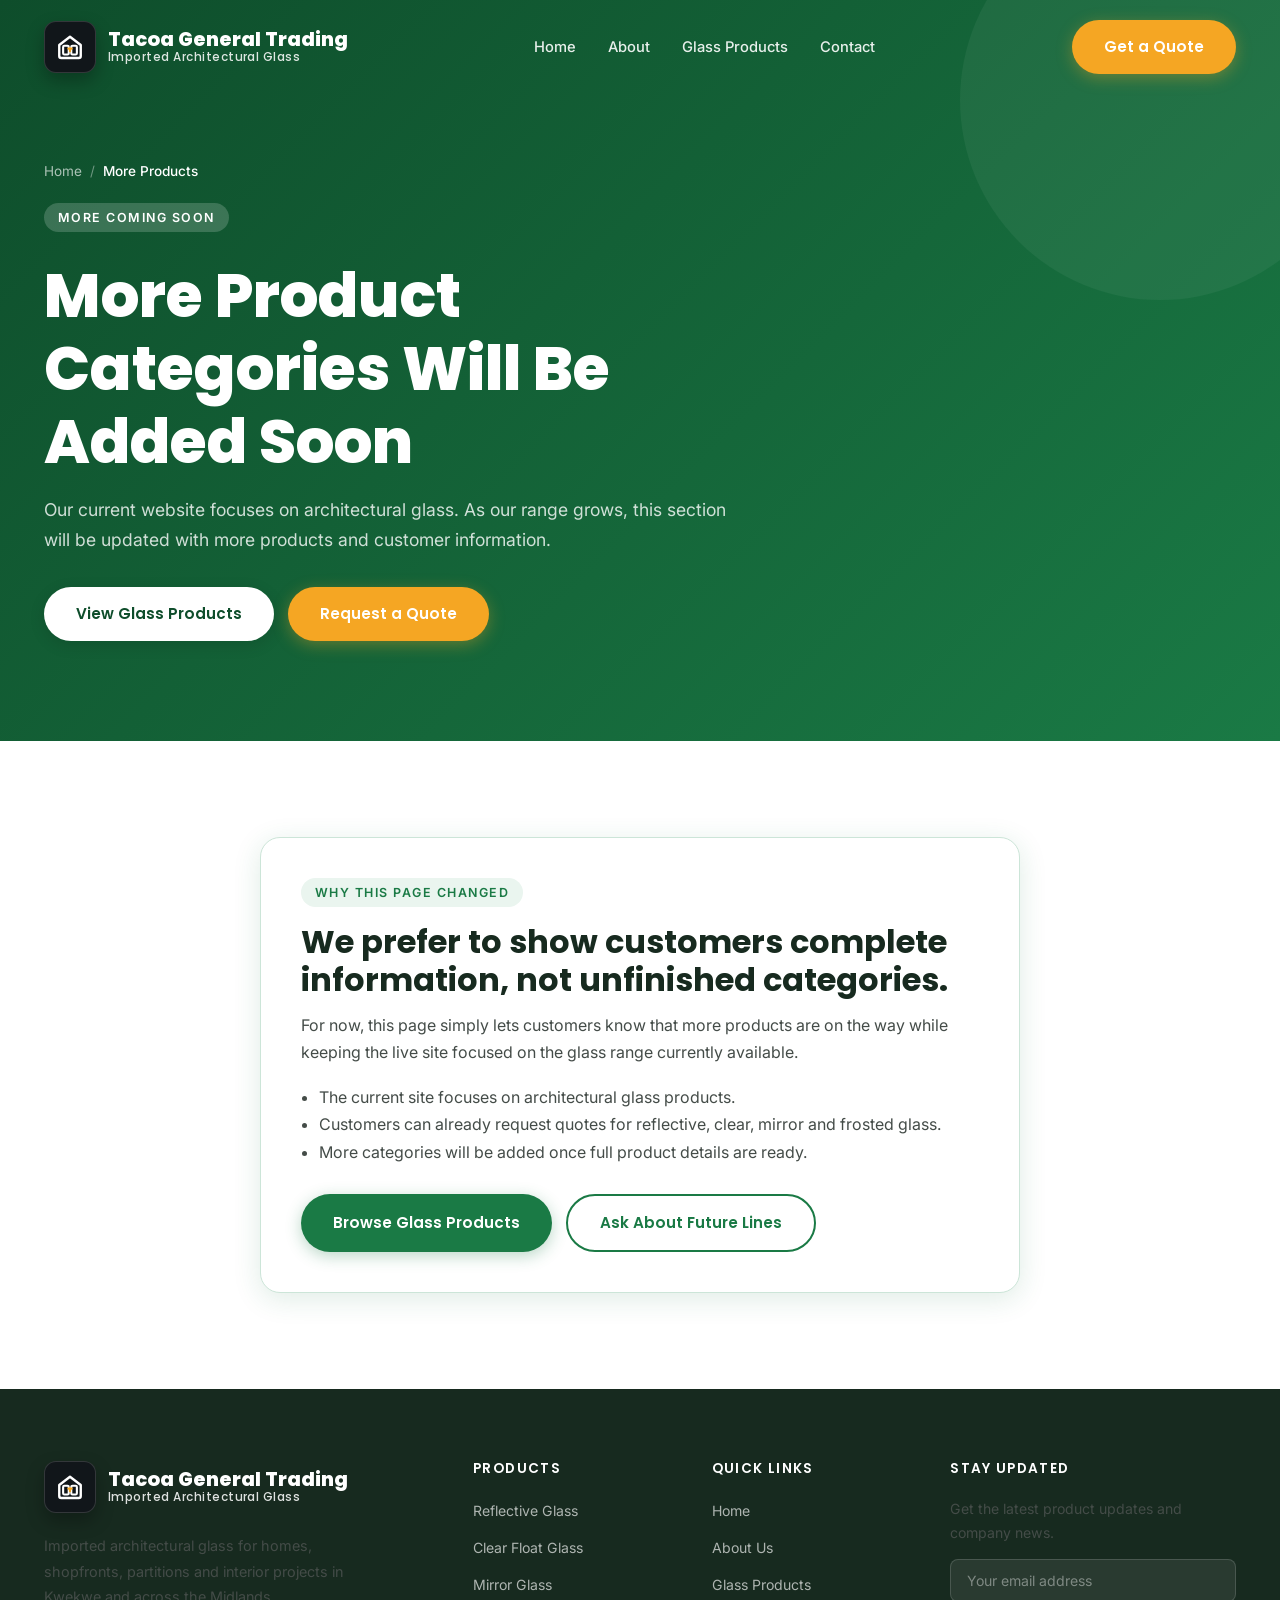
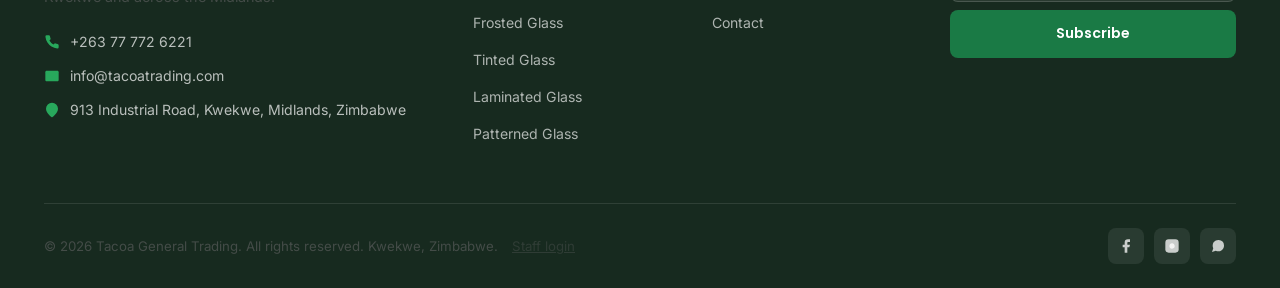
<file: roofsheets.html>
<!DOCTYPE html>
<html lang="en">
<head>
  <meta charset="UTF-8" />
  <meta name="viewport" content="width=device-width, initial-scale=1.0" />
  <title>More Product Lines Coming Soon | Tacoa General Trading</title>
  <meta name="description" content="Tacoa General Trading currently specialises in architectural glass. Additional product categories will be added here in future." />
  <link rel="stylesheet" href="css/style.css" />
  <link rel="icon" type="image/svg+xml" href="assets/logo/favicon.svg?v=2" />
  <style>
    .holding-hero {
      background: linear-gradient(135deg, var(--primary-dark) 0%, var(--primary) 100%);
      padding: 160px 0 100px;
    }
    .holding-card {
      max-width: 760px;
      margin: 0 auto;
      background: var(--white);
      border: 1px solid var(--border);
      border-radius: var(--radius-lg);
      box-shadow: var(--shadow);
      padding: 40px;
    }
    .holding-list {
      list-style: disc;
      margin: 18px 0 0 18px;
      color: var(--text-body);
    }
  </style>
</head>
<body>

  <nav class="navbar" id="navbar">
    <div class="container">
      <div class="nav-inner">
        <a href="index.html" class="nav-logo">
          <div class="nav-logo-icon"><img src="assets/logo/tacoa-mark.svg" alt="Tacoa logo mark" /></div>
          <div class="nav-logo-text">Tacoa General Trading<span>Imported Architectural Glass</span></div>
        </a>
        <ul class="nav-links">
          <li><a href="index.html" class="nav-link">Home</a></li>
          <li><a href="about.html" class="nav-link">About</a></li>
          <li><a href="products.html" class="nav-link">Glass Products</a></li>
          <li><a href="contact.html" class="nav-link">Contact</a></li>
        </ul>
        <a href="contact.html" class="btn btn-accent nav-cta">Get a Quote</a>
        <button class="hamburger" id="hamburger" aria-label="Open menu"><span></span><span></span><span></span></button>
      </div>
    </div>
  </nav>

  <div class="mobile-overlay" id="mobileOverlay"></div>
  <nav class="mobile-nav" id="mobileNav">
    <a href="index.html" class="mobile-nav-link">Home</a>
    <a href="about.html" class="mobile-nav-link">About Us</a>
    <a href="products.html" class="mobile-nav-link">Glass Products</a>
    <a href="contact.html" class="mobile-nav-link">Contact</a>
    <div style="margin-top:28px;"><a href="contact.html" class="btn btn-primary" style="width:100%;justify-content:center;">Get a Quote</a></div>
  </nav>

  <section class="page-hero holding-hero">
    <div class="container">
      <div class="page-hero-content" style="max-width:700px;">
        <div class="breadcrumb">
          <a href="index.html">Home</a><span>/</span><span class="current">More Products</span>
        </div>
        <span class="label white">More Coming Soon</span>
        <h1 style="margin-top:12px;">More Product Categories Will Be Added Soon</h1>
        <p>Our current website focuses on architectural glass. As our range grows, this section will be updated with more products and customer information.</p>
        <div style="display:flex;gap:14px;margin-top:32px;flex-wrap:wrap;">
          <a href="products.html" class="btn btn-white">View Glass Products</a>
          <a href="contact.html" class="btn btn-accent">Request a Quote</a>
        </div>
      </div>
    </div>
  </section>

  <section class="section">
    <div class="container">
      <div class="holding-card fade-up">
        <span class="label">Why This Page Changed</span>
        <h2 style="font-size:2rem; margin-bottom:12px;">We prefer to show customers complete information, not unfinished categories.</h2>
        <p>For now, this page simply lets customers know that more products are on the way while keeping the live site focused on the glass range currently available.</p>
        <ul class="holding-list">
          <li>The current site focuses on architectural glass products.</li>
          <li>Customers can already request quotes for reflective, clear, mirror and frosted glass.</li>
          <li>More categories will be added once full product details are ready.</li>
        </ul>
        <div style="display:flex; gap:14px; flex-wrap:wrap; margin-top:28px;">
          <a href="products.html" class="btn btn-primary">Browse Glass Products</a>
          <a href="contact.html" class="btn btn-outline">Ask About Future Lines</a>
        </div>
      </div>
    </div>
  </section>

  <footer>
    <div class="container">
      <div class="footer-grid">
        <div class="footer-brand">
          <a href="index.html" class="nav-logo" style="text-decoration:none;">
            <div class="nav-logo-icon"><img src="assets/logo/tacoa-mark.svg" alt="Tacoa logo mark" /></div>
            <div class="nav-logo-text">Tacoa General Trading<span>Imported Architectural Glass</span></div>
          </a>
          <p>Imported architectural glass for homes, shopfronts, partitions and interior projects in Kwekwe and across the Midlands.</p>
          <div class="footer-contact">
            <a href="tel:+263777726221"><svg viewBox="0 0 24 24"><path d="M22 16.92v3a2 2 0 01-2.18 2 19.79 19.79 0 01-8.63-3.07 19.5 19.5 0 01-6-6A19.79 19.79 0 012.12 4.18 2 2 0 014.11 2h3a2 2 0 012 1.72c.127.96.361 1.903.7 2.81a2 2 0 01-.45 2.11L8.09 9.91a16 16 0 006 6l1.27-1.27a2 2 0 012.11-.45c.907.339 1.85.573 2.81.7A2 2 0 0122 16.92z"/></svg>+263 77 772 6221</a>
            <a href="mailto:info@tacoatrading.com"><svg viewBox="0 0 24 24"><path d="M4 4h16c1.1 0 2 .9 2 2v12c0 1.1-.9 2-2 2H4c-1.1 0-2-.9-2-2V6c0-1.1.9-2 2-2z"/><polyline points="22,6 12,13 2,6"/></svg>info@tacoatrading.com</a>
            <a href="https://maps.google.com/?q=913+Industrial+Road,+Kwekwe,+Midlands,+Zimbabwe" target="_blank" rel="noopener noreferrer"><svg viewBox="0 0 24 24"><path d="M21 10c0 7-9 13-9 13S3 17 3 10a9 9 0 0118 0z"/><circle cx="12" cy="10" r="3"/></svg>913 Industrial Road, Kwekwe, Midlands, Zimbabwe</a>
          </div>
        </div>
        <div class="footer-col"><h4>Products</h4><ul><li><a href="products.html#reflective">Reflective Glass</a></li><li><a href="products.html#clear-float">Clear Float Glass</a></li><li><a href="products.html#mirror">Mirror Glass</a></li><li><a href="products.html#frosted">Frosted Glass</a></li><li><a href="products.html#tinted">Tinted Glass</a></li><li><a href="products.html#laminated">Laminated Glass</a></li><li><a href="products.html#patterned">Patterned Glass</a></li></ul></div>
        <div class="footer-col"><h4>Quick Links</h4><ul><li><a href="index.html">Home</a></li><li><a href="about.html">About Us</a></li><li><a href="products.html">Glass Products</a></li><li><a href="contact.html">Contact</a></li></ul></div>
        <div class="footer-col footer-newsletter">
          <h4>Stay Updated</h4>
          <p>Get the latest product updates and company news.</p>
          <form class="newsletter-form" onsubmit="return false;"><input type="email" class="newsletter-input" placeholder="Your email address" autocomplete="email"/><button class="newsletter-btn" type="submit">Subscribe</button></form>
        </div>
      </div>
      <div class="footer-bottom">
        <p>&copy; 2026 Tacoa General Trading. All rights reserved. Kwekwe, Zimbabwe. <a href="admin.html" class="staff-link">Staff login</a></p>
        <div class="social-links">
          <a href="#" class="social-link" aria-label="Facebook"><svg viewBox="0 0 24 24"><path d="M18 2h-3a5 5 0 00-5 5v3H7v4h3v8h4v-8h3l1-4h-4V7a1 1 0 011-1h3z"/></svg></a>
          <a href="#" class="social-link" aria-label="Instagram"><svg viewBox="0 0 24 24"><rect x="2" y="2" width="20" height="20" rx="5" ry="5"/><path d="M16 11.37A4 4 0 1112.63 8 4 4 0 0116 11.37z"/><line x1="17.5" y1="6.5" x2="17.51" y2="6.5"/></svg></a>
          <a href="#" class="social-link" aria-label="WhatsApp"><svg viewBox="0 0 24 24"><path d="M21 11.5a8.38 8.38 0 01-.9 3.8 8.5 8.5 0 01-7.6 4.7 8.38 8.38 0 01-3.8-.9L3 21l1.9-5.7a8.38 8.38 0 01-.9-3.8 8.5 8.5 0 014.7-7.6 8.38 8.38 0 013.8-.9h.5a8.48 8.48 0 018 8v.5z"/></svg></a>
        </div>
      </div>
    </div>
  </footer>

  <script src="js/main.js"></script>
</body>
</html>
</file>
<file: css/style.css>
/* ============================================================
   TACOA GENERAL TRADING — Main Stylesheet
   ============================================================ */

@import url('https://fonts.googleapis.com/css2?family=Inter:wght@300;400;500;600&family=Poppins:wght@400;600;700;800&display=swap');

/* ── Custom Properties ──────────────────────────────────────── */
:root {
  --primary:       #1a7a45;
  --primary-dark:  #0e4d2b;
  --primary-light: #28a85c;
  --primary-pale:  #eaf5ef;
  --accent:        #f5a623;
  --accent-dark:   #d4881a;
  --white:         #ffffff;
  --off-white:     #f7faf8;
  --text-dark:     #172a1f;
  --text-body:     #444c48;
  --text-light:    #7a8c82;
  --border:        #cce5d8;
  --shadow-sm:     0 2px 10px rgba(26,122,69,.08);
  --shadow:        0 6px 28px rgba(26,122,69,.14);
  --shadow-lg:     0 12px 48px rgba(26,122,69,.22);
  --radius:        12px;
  --radius-lg:     20px;
  --transition:    all .3s ease;
  --max-w:         1240px;
}

/* ── Reset & Base ─────────────────────────────────────────── */
*, *::before, *::after { margin: 0; padding: 0; box-sizing: border-box; }
html { scroll-behavior: smooth; font-size: 16px; }
body {
  font-family: 'Inter', 'Segoe UI', sans-serif;
  color: var(--text-body);
  background: var(--white);
  line-height: 1.7;
  overflow-x: hidden;
}
img { max-width: 100%; height: auto; display: block; }
a  { text-decoration: none; color: inherit; }
ul { list-style: none; }
button { cursor: pointer; border: none; background: none; font: inherit; }

/* ── Typography ───────────────────────────────────────────── */
h1, h2, h3, h4 {
  font-family: 'Poppins', sans-serif;
  color: var(--text-dark);
  line-height: 1.2;
}
h1 { font-size: clamp(2.2rem, 5vw, 3.8rem); font-weight: 800; }
h2 { font-size: clamp(1.8rem, 3.5vw, 2.8rem); font-weight: 700; }
h3 { font-size: clamp(1.2rem, 2.5vw, 1.6rem); font-weight: 600; }
h4 { font-size: 1.1rem; font-weight: 600; }
p  { font-size: 1rem; color: var(--text-body); }

/* ── Layout Utilities ─────────────────────────────────────── */
.container  { max-width: var(--max-w); margin: 0 auto; padding: 0 24px; }
.section    { padding: 96px 0; }
.section-sm { padding: 64px 0; }

.label {
  display: inline-block;
  font-size: .78rem;
  font-weight: 600;
  letter-spacing: .12em;
  text-transform: uppercase;
  color: var(--primary);
  background: var(--primary-pale);
  padding: 4px 14px;
  border-radius: 100px;
  margin-bottom: 16px;
}
.label.white {
  color: var(--white);
  background: rgba(255,255,255,.18);
}

.section-header { text-align: center; max-width: 680px; margin: 0 auto 64px; }
.section-header p { font-size: 1.08rem; color: var(--text-light); margin-top: 14px; }

/* ── Buttons ──────────────────────────────────────────────── */
.btn {
  display: inline-flex;
  align-items: center;
  gap: 8px;
  padding: 14px 32px;
  border-radius: 100px;
  font-family: 'Poppins', sans-serif;
  font-size: .95rem;
  font-weight: 600;
  transition: var(--transition);
  white-space: nowrap;
}
.btn-primary {
  background: var(--primary);
  color: var(--white);
  box-shadow: 0 4px 16px rgba(26,122,69,.3);
}
.btn-primary:hover {
  background: var(--primary-dark);
  transform: translateY(-2px);
  box-shadow: 0 8px 24px rgba(26,122,69,.4);
}
.btn-outline {
  border: 2px solid var(--primary);
  color: var(--primary);
}
.btn-outline:hover {
  background: var(--primary);
  color: var(--white);
  transform: translateY(-2px);
}
.btn-white {
  background: var(--white);
  color: var(--primary-dark);
  box-shadow: 0 4px 16px rgba(0,0,0,.12);
}
.btn-white:hover {
  background: var(--primary-pale);
  transform: translateY(-2px);
}
.btn-accent {
  background: var(--accent);
  color: var(--white);
  box-shadow: 0 4px 16px rgba(245,166,35,.35);
}
.btn-accent:hover {
  background: var(--accent-dark);
  transform: translateY(-2px);
}

/* ── Navigation ───────────────────────────────────────────── */
.navbar {
  position: fixed;
  top: 0; left: 0; right: 0;
  z-index: 1000;
  padding: 20px 0;
  transition: var(--transition);
}
.navbar.scrolled {
  background: var(--white);
  box-shadow: 0 2px 24px rgba(0,0,0,.1);
  padding: 12px 0;
}
.navbar.scrolled .nav-logo-text { color: var(--primary-dark); }
.navbar.scrolled .nav-logo-icon {
  box-shadow: 0 8px 18px rgba(0,0,0,.22);
}
.navbar.scrolled .nav-link      { color: var(--text-dark); }
.navbar.scrolled .nav-link:hover { color: var(--primary); }

.nav-inner {
  display: flex;
  align-items: center;
  justify-content: space-between;
  gap: 24px;
}

.nav-logo { display: flex; align-items: center; gap: 12px; }
.nav-logo-icon {
  width: 52px; height: 52px;
  background: #11161a;
  border-radius: 12px;
  border: 1px solid rgba(255,255,255,.14);
  box-shadow: 0 8px 18px rgba(0,0,0,.28);
  display: flex; align-items: center; justify-content: center;
  flex-shrink: 0;
}
.nav-logo-icon svg { width: 30px; height: 30px; fill: white; }
.nav-logo-icon img { width: 30px; height: 30px; display: block; }
.nav-logo-text {
  font-family: 'Poppins', sans-serif;
  font-weight: 800;
  font-size: 1.22rem;
  color: var(--white);
  line-height: 1.15;
  transition: var(--transition);
}
.nav-logo-text span {
  display: block;
  font-size: .74rem;
  font-weight: 500;
  opacity: .86;
  letter-spacing: .04em;
}

.nav-links {
  display: flex;
  align-items: center;
  gap: 4px;
}
.nav-link {
  font-size: .92rem;
  font-weight: 500;
  color: rgba(255,255,255,.9);
  padding: 8px 14px;
  border-radius: 8px;
  transition: var(--transition);
}
.nav-link:hover, .nav-link.active {
  color: var(--white);
  background: rgba(255,255,255,.15);
}
.navbar.scrolled .nav-link:hover,
.navbar.scrolled .nav-link.active {
  background: var(--primary-pale);
  color: var(--primary);
}

.nav-cta { margin-left: 12px; }

/* Dropdown */
.nav-dropdown { position: relative; }
.dropdown-menu {
  position: absolute;
  top: calc(100% + 8px);
  left: 50%;
  transform: translateX(-50%) translateY(8px);
  background: var(--white);
  border-radius: var(--radius);
  box-shadow: var(--shadow-lg);
  min-width: 220px;
  padding: 8px;
  opacity: 0;
  pointer-events: none;
  transition: var(--transition);
  border: 1px solid var(--border);
}
.nav-dropdown:hover .dropdown-menu {
  opacity: 1;
  pointer-events: all;
  transform: translateX(-50%) translateY(0);
}
.dropdown-item {
  display: flex;
  align-items: center;
  gap: 10px;
  padding: 10px 14px;
  border-radius: 8px;
  font-size: .9rem;
  font-weight: 500;
  color: var(--text-dark);
  transition: var(--transition);
}
.dropdown-item:hover {
  background: var(--primary-pale);
  color: var(--primary);
}
.dropdown-item .icon {
  width: 32px; height: 32px;
  background: var(--primary-pale);
  border-radius: 8px;
  display: flex; align-items: center; justify-content: center;
  flex-shrink: 0;
}
.dropdown-item:hover .icon { background: var(--primary); }
.dropdown-item:hover .icon svg { fill: white; stroke: white; }

/* Hamburger */
.hamburger {
  display: none;
  flex-direction: column;
  gap: 5px;
  padding: 8px;
}
.hamburger span {
  display: block;
  width: 24px; height: 2px;
  background: var(--white);
  border-radius: 2px;
  transition: var(--transition);
}
.navbar.scrolled .hamburger span { background: var(--text-dark); }
.hamburger.open span:nth-child(1) { transform: rotate(45deg) translate(5px,5px); }
.hamburger.open span:nth-child(2) { opacity: 0; }
.hamburger.open span:nth-child(3) { transform: rotate(-45deg) translate(5px,-5px); }

/* Mobile Nav */
.mobile-nav {
  position: fixed;
  top: 0; right: -100%;
  width: min(340px, 100vw);
  height: 100vh;
  background: var(--white);
  z-index: 999;
  padding: 100px 32px 40px;
  box-shadow: -8px 0 40px rgba(0,0,0,.15);
  transition: right .35s ease;
  overflow-y: auto;
}
.mobile-nav.open { right: 0; }
.mobile-nav-link {
  display: block;
  font-family: 'Poppins', sans-serif;
  font-size: 1.1rem;
  font-weight: 600;
  color: var(--text-dark);
  padding: 14px 0;
  border-bottom: 1px solid var(--border);
  transition: var(--transition);
}
.mobile-nav-link:hover { color: var(--primary); padding-left: 8px; }
.mobile-nav-sub { padding-left: 16px; }
.mobile-nav-sub .mobile-nav-link { font-size: .95rem; font-weight: 500; }
.mobile-overlay {
  position: fixed;
  inset: 0;
  background: rgba(0,0,0,.45);
  z-index: 998;
  opacity: 0;
  pointer-events: none;
  transition: opacity .35s ease;
}
.mobile-overlay.open { opacity: 1; pointer-events: all; }

/* ── Hero ─────────────────────────────────────────────────── */
.hero {
  min-height: 100vh;
  position: relative;
  display: flex;
  align-items: center;
  overflow: hidden;
}
.hero-bg {
  position: absolute;
  inset: 0;
  background: linear-gradient(135deg, #0a3320 0%, #1a7a45 50%, #0f5530 100%);
}
.hero-pattern {
  position: absolute;
  inset: 0;
  background-image:
    radial-gradient(circle at 20% 50%, rgba(255,255,255,.04) 0%, transparent 40%),
    radial-gradient(circle at 80% 20%, rgba(255,255,255,.06) 0%, transparent 35%),
    radial-gradient(circle at 60% 80%, rgba(245,166,35,.08) 0%, transparent 30%);
  background-size: 100% 100%;
}
.hero-shapes {
  position: absolute;
  inset: 0;
  pointer-events: none;
}
.shape {
  position: absolute;
  border-radius: 50%;
  opacity: .06;
  background: var(--white);
}
.shape-1 { width: 500px; height: 500px; top: -150px; right: -100px; }
.shape-2 { width: 300px; height: 300px; bottom: 50px; left: -80px; }
.shape-3 { width: 180px; height: 180px; top: 30%; right: 20%; opacity: .04; }

.hero-content {
  position: relative;
  z-index: 1;
  padding: 140px 0 80px;
}
.hero-grid {
  display: grid;
  grid-template-columns: 1fr 1fr;
  gap: 60px;
  align-items: center;
}
.hero-text .label { margin-bottom: 20px; }
.hero-title {
  color: var(--white);
  margin-bottom: 24px;
  text-shadow: 0 2px 20px rgba(0,0,0,.2);
}
.hero-title .highlight {
  color: var(--accent);
  display: block;
}
.hero-sub {
  font-size: 1.12rem;
  color: rgba(255,255,255,.82);
  max-width: 520px;
  margin-bottom: 40px;
}
.hero-actions { display: flex; gap: 16px; flex-wrap: wrap; }

.hero-stats {
  display: grid;
  grid-template-columns: repeat(2, 1fr);
  gap: 20px;
  margin-top: 52px;
}
.stat-card {
  background: rgba(255,255,255,.1);
  backdrop-filter: blur(12px);
  border: 1px solid rgba(255,255,255,.15);
  border-radius: var(--radius);
  padding: 20px 24px;
}
.stat-number {
  font-family: 'Poppins', sans-serif;
  font-size: 2rem;
  font-weight: 800;
  color: var(--white);
  line-height: 1;
}
.stat-number .plus { color: var(--accent); }
.stat-label { font-size: .82rem; color: rgba(255,255,255,.7); margin-top: 4px; }

.hero-visual {
  display: grid;
  grid-template-columns: 1fr 1fr;
  gap: 16px;
}
.hero-card {
  background: rgba(255,255,255,.1);
  backdrop-filter: blur(12px);
  border: 1px solid rgba(255,255,255,.15);
  border-radius: var(--radius-lg);
  padding: 28px 22px;
  transition: var(--transition);
}
.hero-card:hover {
  background: rgba(255,255,255,.16);
  transform: translateY(-4px);
}
.hero-card:nth-child(2) { margin-top: 32px; }
.hero-card:nth-child(3) { margin-top: -16px; }
.hero-card-icon {
  width: 52px; height: 52px;
  background: var(--accent);
  border-radius: 12px;
  display: flex; align-items: center; justify-content: center;
  margin-bottom: 16px;
}
.hero-card-icon svg { width: 26px; height: 26px; fill: white; }
.hero-card h4 { color: var(--white); font-size: 1rem; margin-bottom: 6px; }
.hero-card p  { font-size: .82rem; color: rgba(255,255,255,.7); line-height: 1.5; }

/* ── About Home ───────────────────────────────────────────── */
.about-home { background: var(--off-white); }
.about-grid {
  display: grid;
  grid-template-columns: 1fr 1fr;
  gap: 80px;
  align-items: center;
}
.about-visual { position: relative; }
.about-img-wrap {
  border-radius: var(--radius-lg);
  overflow: hidden;
  aspect-ratio: 4/3;
  background: linear-gradient(135deg, var(--primary-dark), var(--primary));
  display: flex; align-items: center; justify-content: center;
}
.about-img-wrap img {
  width: 100%;
  height: 100%;
  object-fit: cover;
  display: block;
}
.about-img-placeholder {
  text-align: center;
  color: rgba(255,255,255,.7);
}
.about-img-placeholder svg { width: 64px; height: 64px; fill: rgba(255,255,255,.5); margin: 0 auto 12px; }
.about-img-placeholder p { font-size: .85rem; }
.about-badge {
  position: absolute;
  bottom: -24px; right: -24px;
  background: var(--accent);
  color: var(--white);
  border-radius: var(--radius);
  padding: 20px 24px;
  box-shadow: var(--shadow);
  text-align: center;
}
.about-badge .num {
  font-family: 'Poppins', sans-serif;
  font-size: 2rem;
  font-weight: 800;
  line-height: 1;
}
.about-badge p { font-size: .78rem; margin-top: 4px; font-weight: 500; }

.about-text h2 { margin-bottom: 20px; }
.about-text p  { margin-bottom: 20px; }
.about-features { margin: 28px 0; display: flex; flex-direction: column; gap: 16px; }
.feature-item { display: flex; gap: 14px; align-items: flex-start; }
.feature-icon {
  width: 42px; height: 42px;
  background: var(--primary-pale);
  border-radius: 10px;
  display: flex; align-items: center; justify-content: center;
  flex-shrink: 0;
}
.feature-icon svg { width: 20px; height: 20px; fill: var(--primary); }
.feature-text h4 { font-size: .95rem; margin-bottom: 2px; }
.feature-text p  { font-size: .85rem; color: var(--text-light); }

/* ── Divisions ────────────────────────────────────────────── */
.divisions { background: var(--white); }
.divisions-grid {
  display: grid;
  grid-template-columns: repeat(2, 1fr);
  gap: 32px;
}
.division-card {
  border-radius: var(--radius-lg);
  overflow: hidden;
  box-shadow: var(--shadow-sm);
  border: 1px solid var(--border);
  transition: var(--transition);
  display: flex;
  flex-direction: column;
}
.division-card:hover {
  box-shadow: var(--shadow-lg);
  transform: translateY(-6px);
}
.division-header {
  padding: 36px 32px 28px;
  position: relative;
  overflow: hidden;
}
.division-header.green { background: linear-gradient(135deg, #0f4d2b, #1a7a45); }
.division-header.amber { background: linear-gradient(135deg, #7a4000, #c8740a); }
.division-header-bg {
  position: absolute;
  top: -40px; right: -40px;
  width: 160px; height: 160px;
  border-radius: 50%;
  background: rgba(255,255,255,.07);
}
.division-tag {
  font-size: .72rem;
  font-weight: 600;
  letter-spacing: .1em;
  text-transform: uppercase;
  color: rgba(255,255,255,.7);
  background: rgba(255,255,255,.12);
  padding: 4px 12px;
  border-radius: 100px;
  display: inline-block;
  margin-bottom: 12px;
}
.division-icon {
  width: 56px; height: 56px;
  background: rgba(255,255,255,.15);
  border-radius: 14px;
  display: flex; align-items: center; justify-content: center;
  margin-bottom: 16px;
}
.division-icon svg { width: 30px; height: 30px; fill: white; }
.division-header h3 { color: white; font-size: 1.5rem; margin-bottom: 10px; }
.division-header p  { color: rgba(255,255,255,.8); font-size: .9rem; }

.division-body {
  padding: 28px 32px 32px;
  flex: 1;
  display: flex;
  flex-direction: column;
}
.division-list { flex: 1; margin-bottom: 28px; }
.division-list li {
  display: flex;
  gap: 10px;
  align-items: flex-start;
  padding: 10px 0;
  border-bottom: 1px solid var(--border);
  font-size: .9rem;
  color: var(--text-body);
}
.division-list li:last-child { border-bottom: none; }
.division-list li::before {
  content: '';
  width: 8px; height: 8px;
  background: var(--primary);
  border-radius: 50%;
  margin-top: 7px;
  flex-shrink: 0;
}
.division-card:nth-child(2) .division-list li::before { background: var(--accent); }

/* ── Products Grid ────────────────────────────────────────── */
.products-section { background: var(--off-white); }
.products-grid {
  display: grid;
  grid-template-columns: repeat(3, 1fr);
  gap: 24px;
}
.product-card {
  background: var(--white);
  border-radius: var(--radius);
  padding: 28px 24px;
  box-shadow: var(--shadow-sm);
  border: 1px solid var(--border);
  transition: var(--transition);
  text-align: center;
}
.product-card:hover {
  box-shadow: var(--shadow);
  transform: translateY(-4px);
  border-color: var(--primary);
}
.product-icon {
  width: 64px; height: 64px;
  background: var(--primary-pale);
  border-radius: 16px;
  display: flex; align-items: center; justify-content: center;
  margin: 0 auto 16px;
  transition: var(--transition);
}
.product-card:hover .product-icon { background: var(--primary); }
.product-icon svg { width: 32px; height: 32px; fill: var(--primary); transition: var(--transition); }
.product-card:hover .product-icon svg { fill: white; }
.product-card h4 { margin-bottom: 8px; font-size: 1rem; }
.product-card p  { font-size: .85rem; color: var(--text-light); }

/* ── Values ───────────────────────────────────────────────── */
.values-section { background: var(--white); }
.values-grid {
  display: grid;
  grid-template-columns: repeat(3, 1fr);
  gap: 28px;
}
.value-card {
  padding: 32px 28px;
  border-radius: var(--radius-lg);
  background: var(--off-white);
  border: 1px solid var(--border);
  transition: var(--transition);
}
.value-card:hover {
  background: var(--primary-pale);
  border-color: var(--primary);
  transform: translateY(-4px);
}
.value-num {
  font-family: 'Poppins', sans-serif;
  font-size: 3rem;
  font-weight: 800;
  color: var(--border);
  line-height: 1;
  margin-bottom: 12px;
  transition: var(--transition);
}
.value-card:hover .value-num { color: var(--primary-pale); }
.value-card h3 { font-size: 1.15rem; color: var(--primary); margin-bottom: 10px; }
.value-card p  { font-size: .9rem; color: var(--text-light); }

/* ── Stats Banner ─────────────────────────────────────────── */
.stats-banner {
  background: linear-gradient(135deg, var(--primary-dark) 0%, var(--primary) 100%);
  padding: 72px 0;
}
.stats-grid {
  display: grid;
  grid-template-columns: repeat(4, 1fr);
  gap: 32px;
  text-align: center;
}
.stats-item {}
.stats-num {
  font-family: 'Poppins', sans-serif;
  font-size: 3rem;
  font-weight: 800;
  color: var(--white);
  line-height: 1;
  margin-bottom: 8px;
}
.stats-num .plus { color: var(--accent); }
.stats-label { font-size: .9rem; color: rgba(255,255,255,.75); }

/* ── Subsidiary Spotlight ─────────────────────────────────── */
.subsidiary-spotlight {
  background: var(--off-white);
  overflow: hidden;
}
.spotlight-grid {
  display: grid;
  grid-template-columns: 1fr 1fr;
  gap: 0;
  border-radius: var(--radius-lg);
  overflow: hidden;
  box-shadow: var(--shadow-lg);
}
.spotlight-visual {
  background: linear-gradient(135deg, #7a4000, #c8740a, #e0921a);
  padding: 56px 48px;
  position: relative;
  overflow: hidden;
  display: flex;
  flex-direction: column;
  justify-content: center;
}
.spotlight-bg-shape {
  position: absolute;
  width: 350px; height: 350px;
  border-radius: 50%;
  background: rgba(255,255,255,.06);
  bottom: -100px; right: -100px;
}
.spotlight-label {
  font-size: .72rem;
  font-weight: 600;
  letter-spacing: .12em;
  text-transform: uppercase;
  color: rgba(255,255,255,.7);
  background: rgba(255,255,255,.12);
  padding: 4px 14px;
  border-radius: 100px;
  display: inline-block;
  margin-bottom: 20px;
  width: fit-content;
}
.spotlight-visual h2 { color: white; font-size: clamp(1.6rem,3vw,2.4rem); margin-bottom: 16px; }
.spotlight-visual p  { color: rgba(255,255,255,.8); font-size: .95rem; line-height: 1.7; margin-bottom: 28px; }
.spotlight-features {
  display: flex;
  flex-direction: column;
  gap: 12px;
  margin-bottom: 36px;
}
.spotlight-feat {
  display: flex;
  gap: 10px;
  align-items: center;
  color: rgba(255,255,255,.9);
  font-size: .9rem;
}
.spotlight-feat::before {
  content: '✓';
  width: 22px; height: 22px;
  background: rgba(255,255,255,.2);
  border-radius: 50%;
  display: flex; align-items: center; justify-content: center;
  font-size: .7rem;
  flex-shrink: 0;
  text-align: center;
  line-height: 22px;
}

.spotlight-content {
  background: var(--white);
  padding: 56px 48px;
  display: flex;
  flex-direction: column;
  justify-content: center;
}
.spotlight-content h3 { font-size: 1.4rem; color: var(--primary-dark); margin-bottom: 20px; }
.product-line {
  display: flex;
  gap: 16px;
  padding: 18px 0;
  border-bottom: 1px solid var(--border);
  align-items: flex-start;
}
.product-line:last-of-type { border-bottom: none; }
.pl-icon {
  width: 44px; height: 44px;
  background: #fff3e0;
  border-radius: 10px;
  display: flex; align-items: center; justify-content: center;
  flex-shrink: 0;
}
.pl-icon svg { width: 22px; height: 22px; fill: var(--accent-dark); }
.pl-text h4 { font-size: .95rem; color: var(--text-dark); margin-bottom: 3px; }
.pl-text p  { font-size: .83rem; color: var(--text-light); }

/* ── CTA Banner ───────────────────────────────────────────── */
.cta-banner {
  background: linear-gradient(135deg, var(--primary-dark) 0%, var(--primary) 100%);
  text-align: center;
  padding: 96px 24px;
  position: relative;
  overflow: hidden;
}
.cta-banner::before {
  content: '';
  position: absolute;
  width: 600px; height: 600px;
  border-radius: 50%;
  background: rgba(255,255,255,.04);
  top: -200px; right: -100px;
}
.cta-banner::after {
  content: '';
  position: absolute;
  width: 400px; height: 400px;
  border-radius: 50%;
  background: rgba(255,255,255,.03);
  bottom: -150px; left: -80px;
}
.cta-content { position: relative; z-index: 1; max-width: 640px; margin: 0 auto; }
.cta-content .label.white { margin-bottom: 20px; }
.cta-content h2 { color: var(--white); margin-bottom: 20px; }
.cta-content p  { color: rgba(255,255,255,.8); font-size: 1.05rem; margin-bottom: 36px; }
.cta-actions { display: flex; gap: 16px; justify-content: center; flex-wrap: wrap; }

/* ── Footer ───────────────────────────────────────────────── */
footer {
  background: var(--text-dark);
  color: rgba(255,255,255,.75);
  padding: 72px 0 0;
}
.footer-grid {
  display: grid;
  grid-template-columns: 2fr 1fr 1fr 1.5fr;
  gap: 48px;
  padding-bottom: 56px;
}
.footer-brand .nav-logo { margin-bottom: 20px; }
.footer-brand p { font-size: .9rem; line-height: 1.8; max-width: 300px; }
.footer-contact { margin-top: 20px; display: flex; flex-direction: column; gap: 10px; }
.footer-contact a {
  display: flex;
  gap: 10px;
  align-items: center;
  font-size: .88rem;
  color: rgba(255,255,255,.7);
  transition: var(--transition);
}
.footer-contact a:hover { color: var(--primary-light); }
.footer-contact svg { width: 16px; height: 16px; fill: var(--primary-light); flex-shrink: 0; }

.footer-col h4 {
  font-family: 'Poppins', sans-serif;
  font-size: .85rem;
  font-weight: 600;
  letter-spacing: .1em;
  text-transform: uppercase;
  color: var(--white);
  margin-bottom: 20px;
}
.footer-col ul { display: flex; flex-direction: column; gap: 10px; }
.footer-col ul a {
  font-size: .88rem;
  color: rgba(255,255,255,.65);
  transition: var(--transition);
}
.footer-col ul a:hover { color: var(--primary-light); padding-left: 4px; }

.footer-newsletter p { font-size: .88rem; margin-bottom: 14px; }
.newsletter-form { display: flex; gap: 8px; flex-direction: column; }
.newsletter-input {
  padding: 12px 16px;
  border-radius: 8px;
  border: 1px solid rgba(255,255,255,.15);
  background: rgba(255,255,255,.08);
  color: var(--white);
  font-size: .88rem;
  transition: var(--transition);
  font-family: inherit;
}
.newsletter-input::placeholder { color: rgba(255,255,255,.4); }
.newsletter-input:focus {
  outline: none;
  border-color: var(--primary-light);
  background: rgba(255,255,255,.12);
}
.newsletter-btn {
  padding: 12px 20px;
  background: var(--primary);
  color: white;
  border-radius: 8px;
  font-weight: 600;
  font-size: .88rem;
  transition: var(--transition);
  font-family: 'Poppins', sans-serif;
}
.newsletter-btn:hover { background: var(--primary-light); }

.footer-bottom {
  border-top: 1px solid rgba(255,255,255,.1);
  padding: 24px 0;
  display: flex;
  align-items: center;
  justify-content: space-between;
  gap: 16px;
  flex-wrap: wrap;
}
.footer-bottom p { font-size: .83rem; }
.footer-bottom .staff-link { margin-left: 10px; opacity: .55; text-decoration: underline; }
.footer-bottom .staff-link:hover { opacity: 1; }
.social-links { display: flex; gap: 10px; }
.social-link {
  width: 36px; height: 36px;
  background: rgba(255,255,255,.08);
  border-radius: 8px;
  display: flex; align-items: center; justify-content: center;
  transition: var(--transition);
}
.social-link:hover { background: var(--primary); }
.social-link svg { width: 16px; height: 16px; fill: rgba(255,255,255,.75); }
.social-link:hover svg { fill: white; }

/* ── Page Hero (inner pages) ──────────────────────────────── */
.page-hero {
  padding: 160px 0 80px;
  background: linear-gradient(135deg, var(--primary-dark) 0%, var(--primary) 100%);
  position: relative;
  overflow: hidden;
}
.page-hero::after {
  content: '';
  position: absolute;
  width: 400px; height: 400px;
  border-radius: 50%;
  background: rgba(255,255,255,.05);
  top: -100px; right: -80px;
}
.page-hero-content { position: relative; z-index: 1; max-width: 660px; }
.page-hero h1 { color: var(--white); margin-bottom: 16px; }
.page-hero p  { color: rgba(255,255,255,.8); font-size: 1.1rem; }
.breadcrumb {
  display: flex;
  gap: 8px;
  align-items: center;
  margin-bottom: 20px;
}
.breadcrumb a  { font-size: .85rem; color: rgba(255,255,255,.65); transition: var(--transition); }
.breadcrumb a:hover { color: var(--white); }
.breadcrumb span { font-size: .85rem; color: rgba(255,255,255,.4); }
.breadcrumb .current { font-size: .85rem; color: var(--white); font-weight: 500; }

/* ── About Page ───────────────────────────────────────────── */
.mission-vision-grid {
  display: grid;
  grid-template-columns: 1fr 1fr;
  gap: 32px;
  margin-top: 56px;
}
.mv-card {
  padding: 40px 36px;
  border-radius: var(--radius-lg);
  border: 1px solid var(--border);
  transition: var(--transition);
}
.mv-card:hover { border-color: var(--primary); box-shadow: var(--shadow); }
.mv-card.mission { background: var(--primary-pale); }
.mv-card.vision  { background: var(--white); }
.mv-icon {
  width: 56px; height: 56px;
  background: var(--primary);
  border-radius: 14px;
  display: flex; align-items: center; justify-content: center;
  margin-bottom: 20px;
}
.mv-card.vision .mv-icon { background: var(--accent); }
.mv-icon svg { width: 28px; height: 28px; fill: white; }
.mv-card h3 { font-size: 1.3rem; color: var(--primary-dark); margin-bottom: 12px; }
.mv-card p  { font-size: .95rem; color: var(--text-body); line-height: 1.8; }

/* ── Products Page ────────────────────────────────────────── */
.products-filter {
  display: flex;
  gap: 12px;
  flex-wrap: wrap;
  margin-bottom: 48px;
  justify-content: center;
}
.filter-btn {
  padding: 10px 24px;
  border-radius: 100px;
  font-family: 'Poppins', sans-serif;
  font-size: .88rem;
  font-weight: 600;
  border: 2px solid var(--border);
  color: var(--text-light);
  transition: var(--transition);
}
.filter-btn:hover, .filter-btn.active {
  background: var(--primary);
  border-color: var(--primary);
  color: var(--white);
}

.product-detail-card {
  background: var(--white);
  border-radius: var(--radius-lg);
  border: 1px solid var(--border);
  overflow: hidden;
  box-shadow: var(--shadow-sm);
  transition: var(--transition);
}
.product-detail-card:hover { box-shadow: var(--shadow); transform: translateY(-4px); }
.pdc-top {
  padding: 32px;
  background: linear-gradient(135deg, var(--primary-dark), var(--primary));
  display: flex;
  align-items: center;
  gap: 18px;
}
.pdc-icon {
  width: 56px; height: 56px;
  background: rgba(255,255,255,.15);
  border-radius: 14px;
  display: flex; align-items: center; justify-content: center;
  flex-shrink: 0;
}
.pdc-icon svg { width: 28px; height: 28px; fill: white; }
.pdc-top h3 { color: white; }
.pdc-top p  { color: rgba(255,255,255,.75); font-size: .85rem; }
.pdc-body { padding: 24px 32px 32px; }
.pdc-body ul { display: flex; flex-direction: column; gap: 8px; margin-bottom: 20px; }
.pdc-body ul li {
  display: flex; gap: 10px; align-items: flex-start;
  font-size: .9rem; color: var(--text-body);
}
.pdc-body ul li::before {
  content: '→';
  color: var(--primary);
  font-weight: 700;
  flex-shrink: 0;
}

/* ── Contact Page ─────────────────────────────────────────── */
.contact-grid {
  display: grid;
  grid-template-columns: 1fr 1.5fr;
  gap: 48px;
  align-items: start;
}
.contact-info { display: flex; flex-direction: column; gap: 24px; }
.info-card {
  background: var(--white);
  border: 1px solid var(--border);
  border-radius: var(--radius);
  padding: 24px;
  display: flex;
  gap: 16px;
  align-items: flex-start;
  transition: var(--transition);
  box-shadow: var(--shadow-sm);
}
.info-card:hover { border-color: var(--primary); box-shadow: var(--shadow); }
.info-icon {
  width: 48px; height: 48px;
  background: var(--primary-pale);
  border-radius: 12px;
  display: flex; align-items: center; justify-content: center;
  flex-shrink: 0;
}
.info-icon svg { width: 22px; height: 22px; fill: var(--primary); }
.info-text h4 { font-size: 1rem; color: var(--text-dark); margin-bottom: 4px; }
.info-text p, .info-text a { font-size: .9rem; color: var(--text-light); }
.info-text a:hover { color: var(--primary); }

.contact-form-wrap {
  background: var(--white);
  border-radius: var(--radius-lg);
  padding: 48px;
  border: 1px solid var(--border);
  box-shadow: var(--shadow-sm);
}
.form-grid { display: grid; grid-template-columns: 1fr 1fr; gap: 20px; }
.form-group { display: flex; flex-direction: column; gap: 8px; }
.form-group.full { grid-column: 1 / -1; }
.form-group label { font-size: .88rem; font-weight: 500; color: var(--text-dark); }
.form-group input,
.form-group textarea,
.form-group select {
  padding: 12px 16px;
  border: 2px solid var(--border);
  border-radius: 10px;
  font-family: inherit;
  font-size: .9rem;
  color: var(--text-dark);
  background: var(--off-white);
  transition: var(--transition);
  resize: vertical;
}
.form-group input:focus,
.form-group textarea:focus,
.form-group select:focus {
  outline: none;
  border-color: var(--primary);
  background: var(--white);
  box-shadow: 0 0 0 4px rgba(26,122,69,.08);
}

/* ── Scroll Animations ────────────────────────────────────── */
.fade-up {
  opacity: 0;
  transform: translateY(32px);
  transition: opacity .6s ease, transform .6s ease;
}
.fade-up.visible {
  opacity: 1;
  transform: translateY(0);
}
.fade-up.delay-1 { transition-delay: .1s; }
.fade-up.delay-2 { transition-delay: .2s; }
.fade-up.delay-3 { transition-delay: .3s; }
.fade-up.delay-4 { transition-delay: .4s; }

/* ── Responsive ───────────────────────────────────────────── */
@media (max-width: 1024px) {
  .hero-grid        { gap: 40px; }
  .about-grid       { gap: 48px; }
  .footer-grid      { grid-template-columns: 1fr 1fr; }
  .stats-grid       { grid-template-columns: repeat(2,1fr); gap: 24px; }
}
@media (max-width: 900px) {
  .nav-links, .nav-cta { display: none; }
  .hamburger { display: flex; }
  .nav-logo-icon { width: 48px; height: 48px; }
  .nav-logo-icon svg, .nav-logo-icon img { width: 27px; height: 27px; }
  .nav-logo-text { font-size: 1.1rem; }
  .hero-grid  { grid-template-columns: 1fr; }
  .hero-visual { display: none; }
  .about-grid { grid-template-columns: 1fr; }
  .about-badge { display: none; }
  .divisions-grid { grid-template-columns: 1fr; }
  .products-grid  { grid-template-columns: repeat(2,1fr); }
  .values-grid    { grid-template-columns: 1fr 1fr; }
  .spotlight-grid { grid-template-columns: 1fr; }
  .contact-grid   { grid-template-columns: 1fr; }
  .mission-vision-grid { grid-template-columns: 1fr; }
  .form-grid { grid-template-columns: 1fr; }
  .contact-form-wrap { padding: 32px 24px; }
}
@media (max-width: 640px) {
  .section { padding: 64px 0; }
  h1 { font-size: 2rem; }
  h2 { font-size: 1.6rem; }
  .nav-logo-icon { width: 44px; height: 44px; border-radius: 10px; }
  .nav-logo-icon svg, .nav-logo-icon img { width: 24px; height: 24px; }
  .nav-logo-text { font-size: 1rem; }
  .nav-logo-text span { font-size: .68rem; }
  .products-grid  { grid-template-columns: 1fr; }
  .values-grid    { grid-template-columns: 1fr; }
  .footer-grid    { grid-template-columns: 1fr; gap: 36px; }
  .stats-grid     { grid-template-columns: repeat(2,1fr); }
  .hero-stats     { grid-template-columns: repeat(2,1fr); }
  .cta-actions    { flex-direction: column; align-items: center; }
  .hero-actions   { flex-direction: column; }
  .spotlight-visual { padding: 40px 28px; }
  .spotlight-content { padding: 40px 28px; }
}

/* ── Utility ──────────────────────────────────────────────── */
.text-center { text-align: center; }
.mt-4  { margin-top: 16px; }
.mt-8  { margin-top: 32px; }
.mt-12 { margin-top: 48px; }
.gap-cta { display: flex; gap: 14px; align-items: center; flex-wrap: wrap; }
</file>
